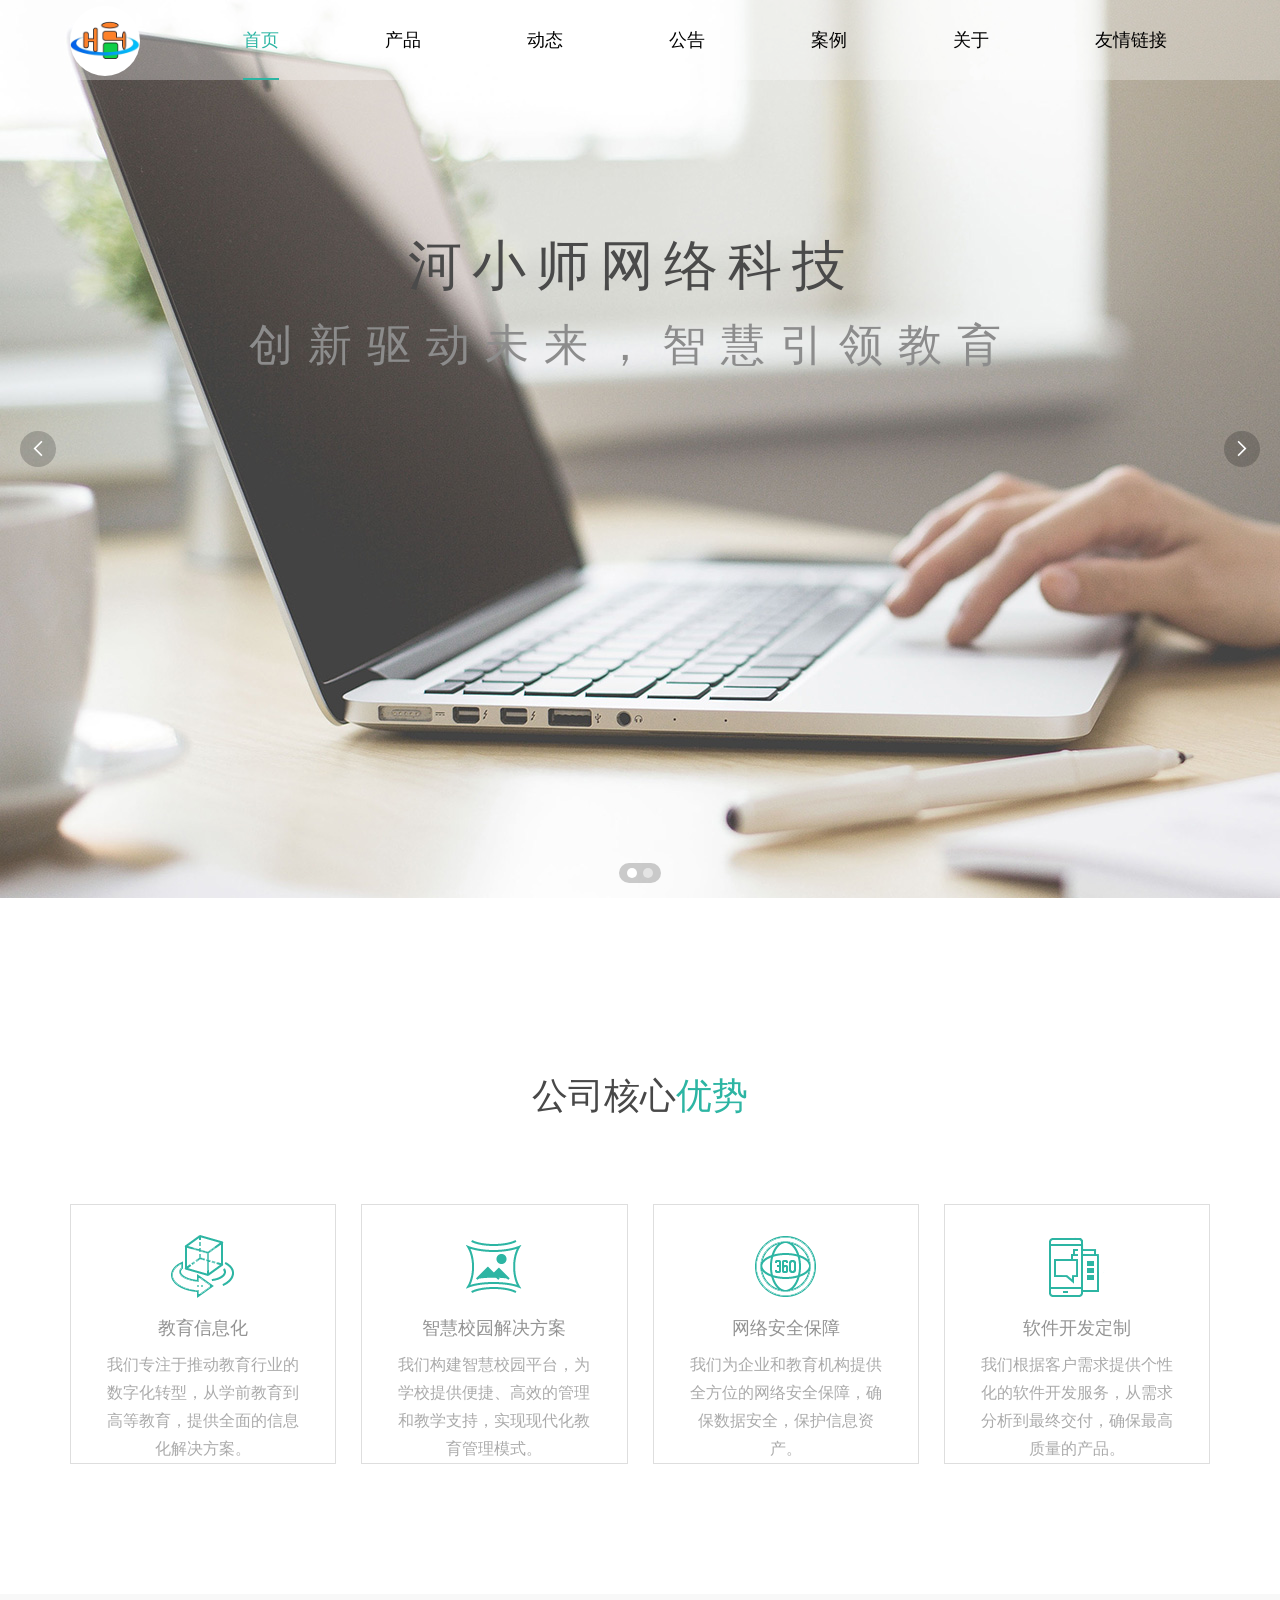
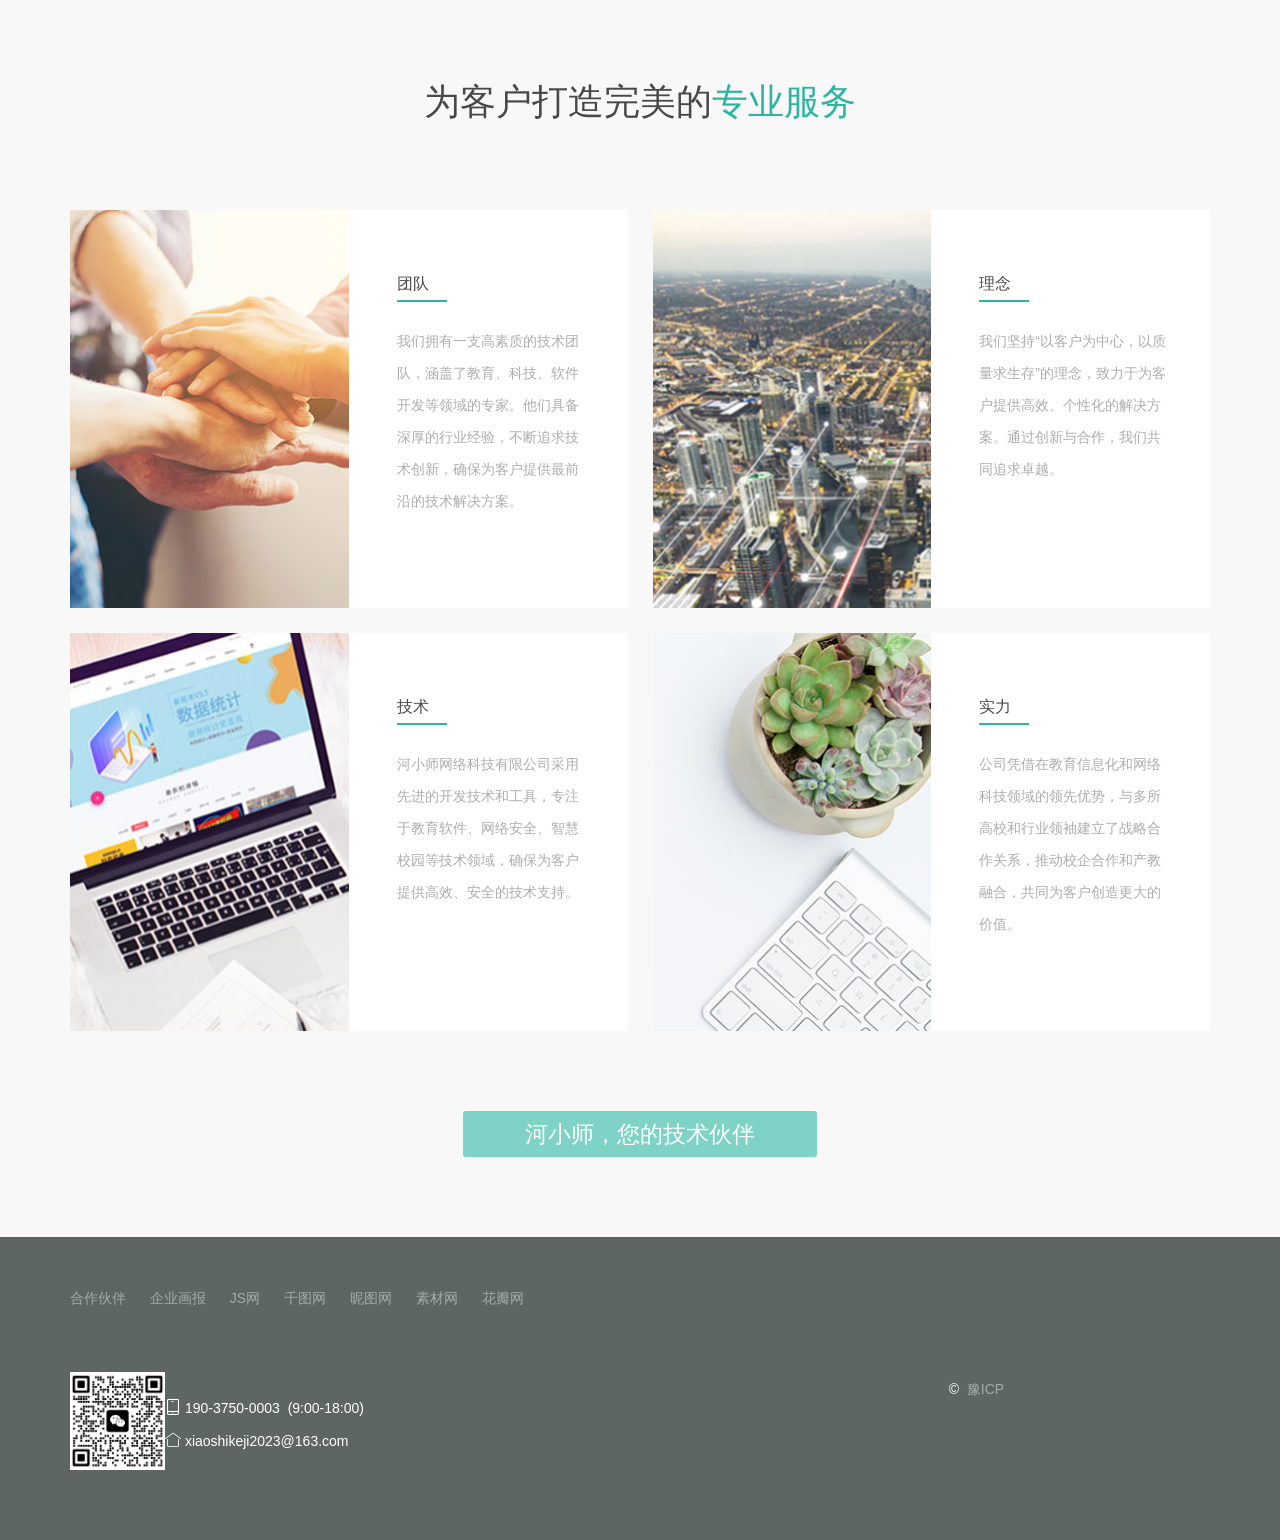
<file: index.html>
<!DOCTYPE html>
<html lang="zh-CN">
<head>
    <meta charset="UTF-8">
    <meta name="viewport" content="width=device-width,user-scalable=no,initial-scale=1.0,maximum-scale=1.0,minimum-scale=1.0">
    <title>河小师_河南省河小师网络科技有限公司_创新科技_智慧校园_教育信息化</title>
    <meta name="keywords" content="河小师, 河南省河小师网络科技有限公司, 教育信息化, 软件开发, 网络安全, 智慧校园, 校企合作, 软件定制">
    <link href="res/static/img/logo.jpg" rel="shortcut icon">
    <link rel="stylesheet" href="res/layui/css/layui.css">
    <link rel="stylesheet" href="res/static/css/index.css">
</head>
<body>
<!-- nav部分 -->
<div class="nav index">
    <div class="layui-container">
        <!-- 公司logo -->
        <div class="nav-logo">
            <a href="index.html">
                <img src="res/static/img/logo.jpg" alt="河小师网络科技有限公司" style="height: 70px; width: 70px; border-radius: 50%">
            </a>
        </div>
        <!-- 菜单按钮 (移动端友好) -->
        <div class="nav-list">
            <button class="menu-toggle">
                <span></span><span></span><span></span>
            </button>
            <!-- 导航菜单 -->
            <ul class="layui-nav" lay-filter="">
                <li class="layui-nav-item layui-this"><a href="index.html">首页</a></li>
                <li class="layui-nav-item"><a href="product.html">产品</a></li>
                <li class="layui-nav-item"><a href="news.html">动态</a></li>
                <li class="layui-nav-item"><a href="announcement.html">公告</a></li>
                <li class="layui-nav-item"><a href="case.html">案例</a></li>
                <li class="layui-nav-item"><a href="about.html">关于</a></li>
                <li class="layui-nav-item"><a href="https://xiekun.top" target="_blank">友情链接</a></li>
            </ul>
        </div>
    </div>
</div>
<!-- banner部分 -->
<div>
    <div class="layui-carousel" id="banner">
        <div carousel-item>
            <!-- 第一个banner -->
            <div class="banner-slide">
                <img src="res/static/img/banner1.jpg" alt="Banner 1">
                <div class="panel">
                    <p class="title">河小师网络科技</p>
                    <p>创新驱动未来，智慧引领教育</p>
                </div>
            </div>
            <!-- 第二个banner -->
            <div class="banner-slide">
                <img src="res/static/img/banner2.jpg" alt="Banner 2">
                <div class="panel">
                    <p class="title">河小师网络科技</p>
                    <p>码出品质，智创未来</p>
                </div>
            </div>
        </div>
    </div>
</div>
<!-- main部分 -->
<div class="main-product">
    <div class="layui-container">
        <p class="title">公司核心<span>优势</span></p>
        <div class="layui-row layui-col-space25">
            <!-- 教育信息化 -->
            <div class="layui-col-sm6 layui-col-md3">
                <div class="content">
                    <div class="icon">
                        <img src="res/static/img/Big_icon1.png" alt="教育信息化">
                    </div>
                    <div class="text">
                        <p class="label">教育信息化</p>
                        <p>我们专注于推动教育行业的数字化转型，从学前教育到高等教育，提供全面的信息化解决方案。</p>
                    </div>
                </div>
            </div>
            <!-- 智慧校园解决方案 -->
            <div class="layui-col-sm6 layui-col-md3">
                <div class="content">
                    <div class="icon">
                        <img src="res/static/img/Big_icon2.png" alt="智慧校园解决方案">
                    </div>
                    <div class="text">
                        <p class="label">智慧校园解决方案</p>
                        <p>我们构建智慧校园平台，为学校提供便捷、高效的管理和教学支持，实现现代化教育管理模式。</p>
                    </div>
                </div>
            </div>
            <!-- 网络安全保障 -->
            <div class="layui-col-sm6 layui-col-md3">
                <div class="content">
                    <div class="icon">
                        <img src="res/static/img/Big_icon3.png" alt="网络安全保障">
                    </div>
                    <div class="text">
                        <p class="label">网络安全保障</p>
                        <p>我们为企业和教育机构提供全方位的网络安全保障，确保数据安全，保护信息资产。</p>
                    </div>
                </div>
            </div>
            <!-- 软件开发定制 -->
            <div class="layui-col-sm6 layui-col-md3">
                <div class="content">
                    <div class="icon">
                        <img src="res/static/img/Big_icon4.png" alt="软件开发定制">
                    </div>
                    <div class="text">
                        <p class="label">软件开发定制</p>
                        <p>我们根据客户需求提供个性化的软件开发服务，从需求分析到最终交付，确保最高质量的产品。</p>
                    </div>
                </div>
            </div>
        </div>
    </div>
</div>
<!-- 服务部分 -->
<div class="main-service">
    <div class="layui-container">
        <p class="title">为客户打造完美的<span>专业服务</span></p>
        <div class="layui-row layui-col-space25 layui-col-space80">
            <!-- 团队 -->
            <div class="layui-col-sm6">
                <div class="content">
                    <div class="content-left"><img src="res/static/img/home_img1.jpg" alt="团队"></div>
                    <div class="content-right">
                        <p class="label">团队</p>
                        <span></span>
                        <p>
                            我们拥有一支高素质的技术团队，涵盖了教育、科技、软件开发等领域的专家。他们具备深厚的行业经验，不断追求技术创新，确保为客户提供最前沿的技术解决方案。
                        </p>
                    </div>
                </div>
            </div>
            <!-- 理念 -->
            <div class="layui-col-sm6">
                <div class="content">
                    <div class="content-left"><img src="res/static/img/home_img2.jpg" alt="理念"></div>
                    <div class="content-right">
                        <p class="label">理念</p>
                        <span></span>
                        <p>
                            我们坚持“以客户为中心，以质量求生存”的理念，致力于为客户提供高效、个性化的解决方案。通过创新与合作，我们共同追求卓越。
                        </p>
                    </div>
                </div>
            </div>
            <!-- 技术 -->
            <div class="layui-col-sm6">
                <div class="content">
                    <div class="content-left"><img src="res/static/img/home_img3.jpg" alt="技术"></div>
                    <div class="content-right">
                        <p class="label">技术</p>
                        <span></span>
                        <p>
                            河小师网络科技有限公司采用先进的开发技术和工具，专注于教育软件、网络安全、智慧校园等技术领域，确保为客户提供高效、安全的技术支持。
                        </p>
                    </div>
                </div>
            </div>
            <!-- 实力 -->
            <div class="layui-col-sm6">
                <div class="content">
                    <div class="content-left"><img src="res/static/img/home_img4.jpg" alt="实力"></div>
                    <div class="content-right">
                        <p class="label">实力</p>
                        <span></span>
                        <p>
                            公司凭借在教育信息化和网络科技领域的领先优势，与多所高校和行业领袖建立了战略合作关系，推动校企合作和产教融合，共同为客户创造更大的价值。
                        </p>
                    </div>
                </div>
            </div>
        </div>
        <div class="service-more"><a href="javascript:;">河小师，您的技术伙伴</a></div>
    </div>
</div>

<!-- footer部分 -->
<div class="footer">
    <div class="layui-container">
        <p class="footer-web">
            <a href="javascript:;">合作伙伴</a>
            <a href="javascript:;">企业画报</a>
            <a href="javascript:;">JS网</a>
            <a href="javascript:;">千图网</a>
            <a href="javascript:;">昵图网</a>
            <a href="javascript:;">素材网</a>
            <a href="javascript:;">花瓣网</a>
        </p>
        <div class="layui-row footer-contact">
            <div class="layui-col-sm2 layui-col-lg1"><img style="width: 200px; max-width: 100%;" src="res/static/img/wechat_qr.jpg"></div>
            <div class="layui-col-sm10 layui-col-lg11">
                <div class="layui-row">
                    <div class="layui-col-sm6 layui-col-md8 layui-col-lg9">
                        <p class="contact-top"><i class="layui-icon layui-icon-cellphone"></i>&nbsp;190-3750-0003&nbsp;&nbsp;(9:00-18:00)
                        </p>
                        <p class="contact-bottom"><i class="layui-icon layui-icon-home"></i>&nbsp;xiaoshikeji2023@163.com</p>
                    </div>
                    <div class="layui-col-sm6 layui-col-md4 layui-col-lg3">
                        <p class="contact-bottom"><span class="right">©&nbsp; <a href="http://www.beian.miit.gov.cn/" target="_blank">豫ICP</a></span></p>
                    </div>
                </div>
            </div>
        </div>
    </div>
</div>

<!-- 百度站长链接推送 -->
<script>
    (function () {
        var bp = document.createElement('script');
        var curProtocol = window.location.protocol.split(':')[0];
        if (curProtocol === 'https') {
            bp.src = 'https://zz.bdstatic.com/linksubmit/push.js';
        } else {
            bp.src = 'http://push.zhanzhang.baidu.com/push.js';
        }
        var s = document.getElementsByTagName("script")[0];
        s.parentNode.insertBefore(bp, s);
    })();
</script>

<!-- layui框架 -->
<script src="res/layui/layui.js"></script>

<!-- 低版本IE浏览器兼容性处理 -->
<!--[if lt IE 9]>
<script src="https://cdn.staticfile.org/html5shiv/r29/html5.min.js"></script>
<script src="https://cdn.staticfile.org/respond.js/1.4.2/respond.min.js"></script>
<![endif]-->

<!-- 自定义layui配置 -->
<script>
    layui.config({
        base: 'res/static/js/'  // 自定义模块目录
    }).use('firm');  // 加载 firm 模块
</script>

</body>
</html>
</file>
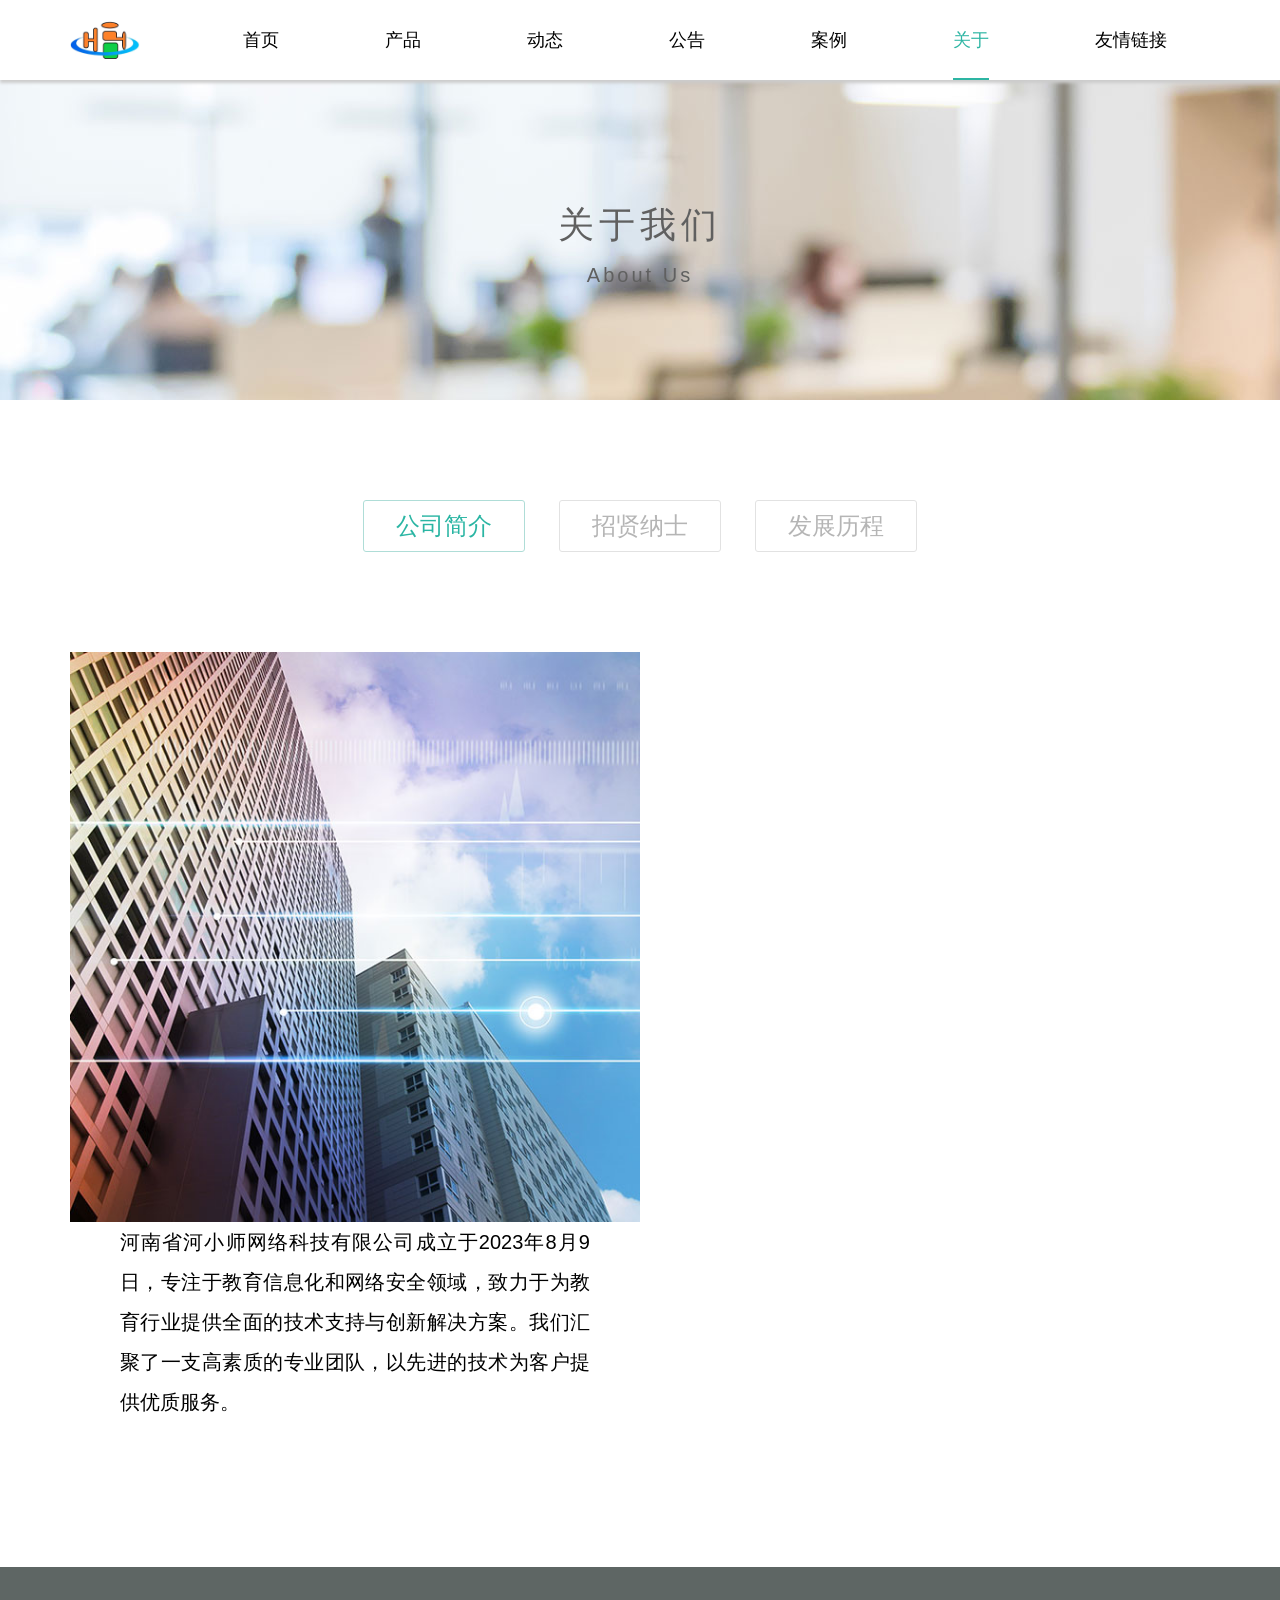
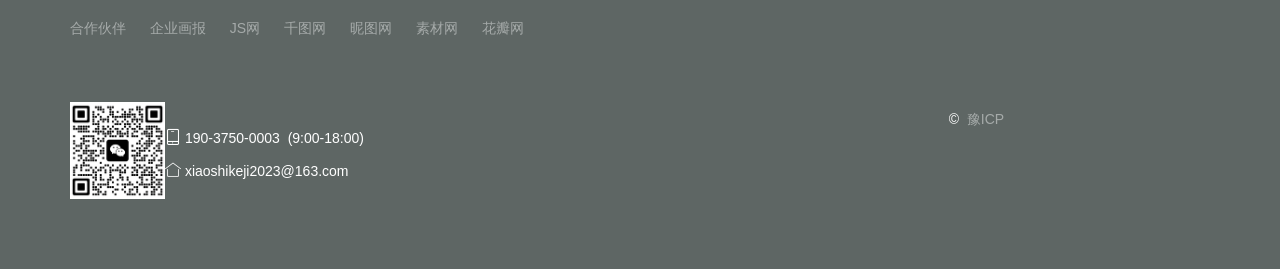
<file: about.html>
<!DOCTYPE html>
<html lang="zh">
<head>
    <meta charset="UTF-8">
    <meta name="viewport"
          content="width=device-width, user-scalable=no, initial-scale=1.0, maximum-scale=1.0, minimum-scale=1.0">
    <title>河南省河小师网络科技有限公司_关于</title>
    <meta name="keywords" content="河小师，网络科技，教育软件开发，网络安全，智慧校园，软件定制开发">
    <link href="res/static/img/logo.jpg" rel="shortcut icon">
    <link rel="stylesheet" href="res/layui/css/layui.css">
    <link rel="stylesheet" href="res/static/css/index.css">
</head>

<body>
<!-- nav部分 -->
<div class="nav">
    <div class="layui-container">
        <!-- 公司logo -->
        <div class="nav-logo">
            <a href="index.html">
                <img src="res/static/img/logo.jpg" alt="河南省河小师网络科技有限公司" style="height: 70px; width: 70px; border-radius: 50%">
            </a>
        </div>
        <div class="nav-list">
            <button>
                <span></span><span></span><span></span>
            </button>
            <ul class="layui-nav" lay-filter="">
                <li class="layui-nav-item"><a href="index.html">首页</a></li>
                <li class="layui-nav-item"><a href="product.html">产品</a></li>
                <li class="layui-nav-item"><a href="news.html">动态</a></li>
                <li class="layui-nav-item"><a href="announcement.html">公告</a></li>
                <li class="layui-nav-item"><a href="case.html">案例</a></li>
                <li class="layui-nav-item layui-this"><a href="about.html">关于</a></li>
                <li class="layui-nav-item"><a href="https://xiekun.top/">友情链接</a></li>
            </ul>
        </div>
    </div>
</div>
<!-- banner部分 -->
<div class="banner about">
    <div class="title">
        <p>关于我们</p>
        <p class="en">About Us</p>
    </div>
</div>
<!-- main部分 -->
<div class="main-about">
    <div class="layui-container">
        <div class="layui-row">
            <ul class="aboutab">
                <li class="layui-this">公司简介</li>
                <li>招贤纳士</li>
                <li>发展历程</li>
            </ul>
            <div class="tabIntro">
                <div class="content">
                    <div class="layui-inline img"><img src="res/static/img/us_img1.jpg" alt="公司图片"></div>
                    <div class="layui-inline panel">
                        <p>河南省河小师网络科技有限公司成立于2023年8月9日，专注于教育信息化和网络安全领域，致力于为教育行业提供全面的技术支持与创新解决方案。我们汇聚了一支高素质的专业团队，以先进的技术为客户提供优质服务。</p>
                    </div>
                </div>
            </div>
            <div class="tabJob">
                <div class="content">
                    <p class="title">前端开发工程师</p>
                    <p>> 职位描述</p>
                    <ol>
                        <li>负责前端开发及维护工作；</li>
                        <li>熟悉Web标准，掌握多种前端技术；</li>
                        <li>熟练使用Vue.js、React等主流框架；</li>
                        <li>参与公司前端项目的设计与研发；</li>
                        <li>了解不同浏览器及移动设备间的兼容性问题。</li>
                    </ol>
                </div>
                <div class="content">
                    <p class="title">后端开发工程师</p>
                    <p>> 职位描述</p>
                    <ol>
                        <li>负责后端开发及维护工作；</li>
                        <li>熟悉Java编程，掌握Spring等主流框架；</li>
                        <li>熟悉Docker及分布式开发；</li>
                        <li>能够解决高并发及基本运维问题。</li>
                    </ol>
                </div>
            </div>
            <div class="tabCour">
                <p class="title">我们的发展历程</p>
                <ul class="timeline">
                    <li class="odd">
                        <div class="cour-img"><img src="res/static/img/us_img4.png" alt="2016年"></div>
                        <div class="cour-panel layui-col-sm4 layui-col-lg5">
                            <p class="label">2023 年 8 月</p>
                            <p>河南省河小师网络科技有限公司成立，致力于教育信息化和网络安全的研究与开发。</p>
                        </div>
                    </li>
                    <li>
                        <div class="cour-img"><img src="res/static/img/us_img5.png" alt="2024年"></div>
                        <div class="cour-panel layui-col-sm4 layui-col-sm-offset8 layui-col-lg5 layui-col-lg-offset7">
                            <p class="label">2024 年 1 月</p>
                            <p>与多所高校建立深度合作，推动校企合作、产教融合。</p>
                        </div>
                    </li>
                    <li class="odd">
                        <div class="cour-img"><img src="res/static/img/us_img6.png" alt="2024年"></div>
                        <div class="cour-panel layui-col-sm4 layui-col-lg5">
                            <p class="label">2024 年 6 月</p>
                            <p>推出多款教育软件，获得行业内客户的广泛好评。</p>
                        </div>
                    </li>
                    <li>
                        <div class="cour-img"><img src="res/static/img/us_img7.png" alt="未来展望"></div>
                        <div class="cour-panel layui-col-sm4 layui-col-sm-offset8 layui-col-lg5 layui-col-lg-offset7">
                            <p class="label">未来</p>
                            <p>河小师将继续秉承创新、卓越、合作的精神，为客户创造更大的价值。</p>
                        </div>
                    </li>
                </ul>
            </div>
        </div>
    </div>
</div>

<!-- footer部分 -->
<div class="footer">
    <div class="layui-container">
        <p class="footer-web">
            <a href="javascript:;">合作伙伴</a>
            <a href="javascript:;">企业画报</a>
            <a href="javascript:;">JS网</a>
            <a href="javascript:;">千图网</a>
            <a href="javascript:;">昵图网</a>
            <a href="javascript:;">素材网</a>
            <a href="javascript:;">花瓣网</a>
        </p>
        <div class="layui-row footer-contact">
            <div class="layui-col-sm2 layui-col-lg1"><img style="width: 200px; max-width: 100%;" src="res/static/img/wechat_qr.jpg"></div>
            <div class="layui-col-sm10 layui-col-lg11">
                <div class="layui-row">
                    <div class="layui-col-sm6 layui-col-md8 layui-col-lg9">
                        <p class="contact-top"><i class="layui-icon layui-icon-cellphone"></i>&nbsp;190-3750-0003&nbsp;&nbsp;(9:00-18:00)
                        </p>
                        <p class="contact-bottom"><i class="layui-icon layui-icon-home"></i>&nbsp;xiaoshikeji2023@163.com</p>
                    </div>
                    <div class="layui-col-sm6 layui-col-md4 layui-col-lg3">
                        <p class="contact-bottom"><span class="right">©&nbsp; <a href="http://www.beian.miit.gov.cn/" target="_blank">豫ICP</a></span></p>
                    </div>
                </div>
            </div>
        </div>
    </div>
</div>

<!-- 百度站长链接推送 -->
<script>
    (function () {
        var bp = document.createElement('script');
        var curProtocol = window.location.protocol.split(':')[0];
        if (curProtocol === 'https') {
            bp.src = 'https://zz.bdstatic.com/linksubmit/push.js';
        } else {
            bp.src = 'http://push.zhanzhang.baidu.com/push.js';
        }
        var s = document.getElementsByTagName("script")[0];
        s.parentNode.insertBefore(bp, s);
    })();
</script>

<!-- layui框架 -->
<script src="res/layui/layui.js"></script>

<!-- 低版本IE浏览器兼容性处理 -->
<!--[if lt IE 9]>
<script src="https://cdn.staticfile.org/html5shiv/r29/html5.min.js"></script>
<script src="https://cdn.staticfile.org/respond.js/1.4.2/respond.min.js"></script>
<![endif]-->

<!-- 自定义layui配置 -->
<script>
    layui.config({
        base: 'res/static/js/'  // 自定义模块目录
    }).use('firm');  // 加载 firm 模块
</script>

</body>
</html>
</file>
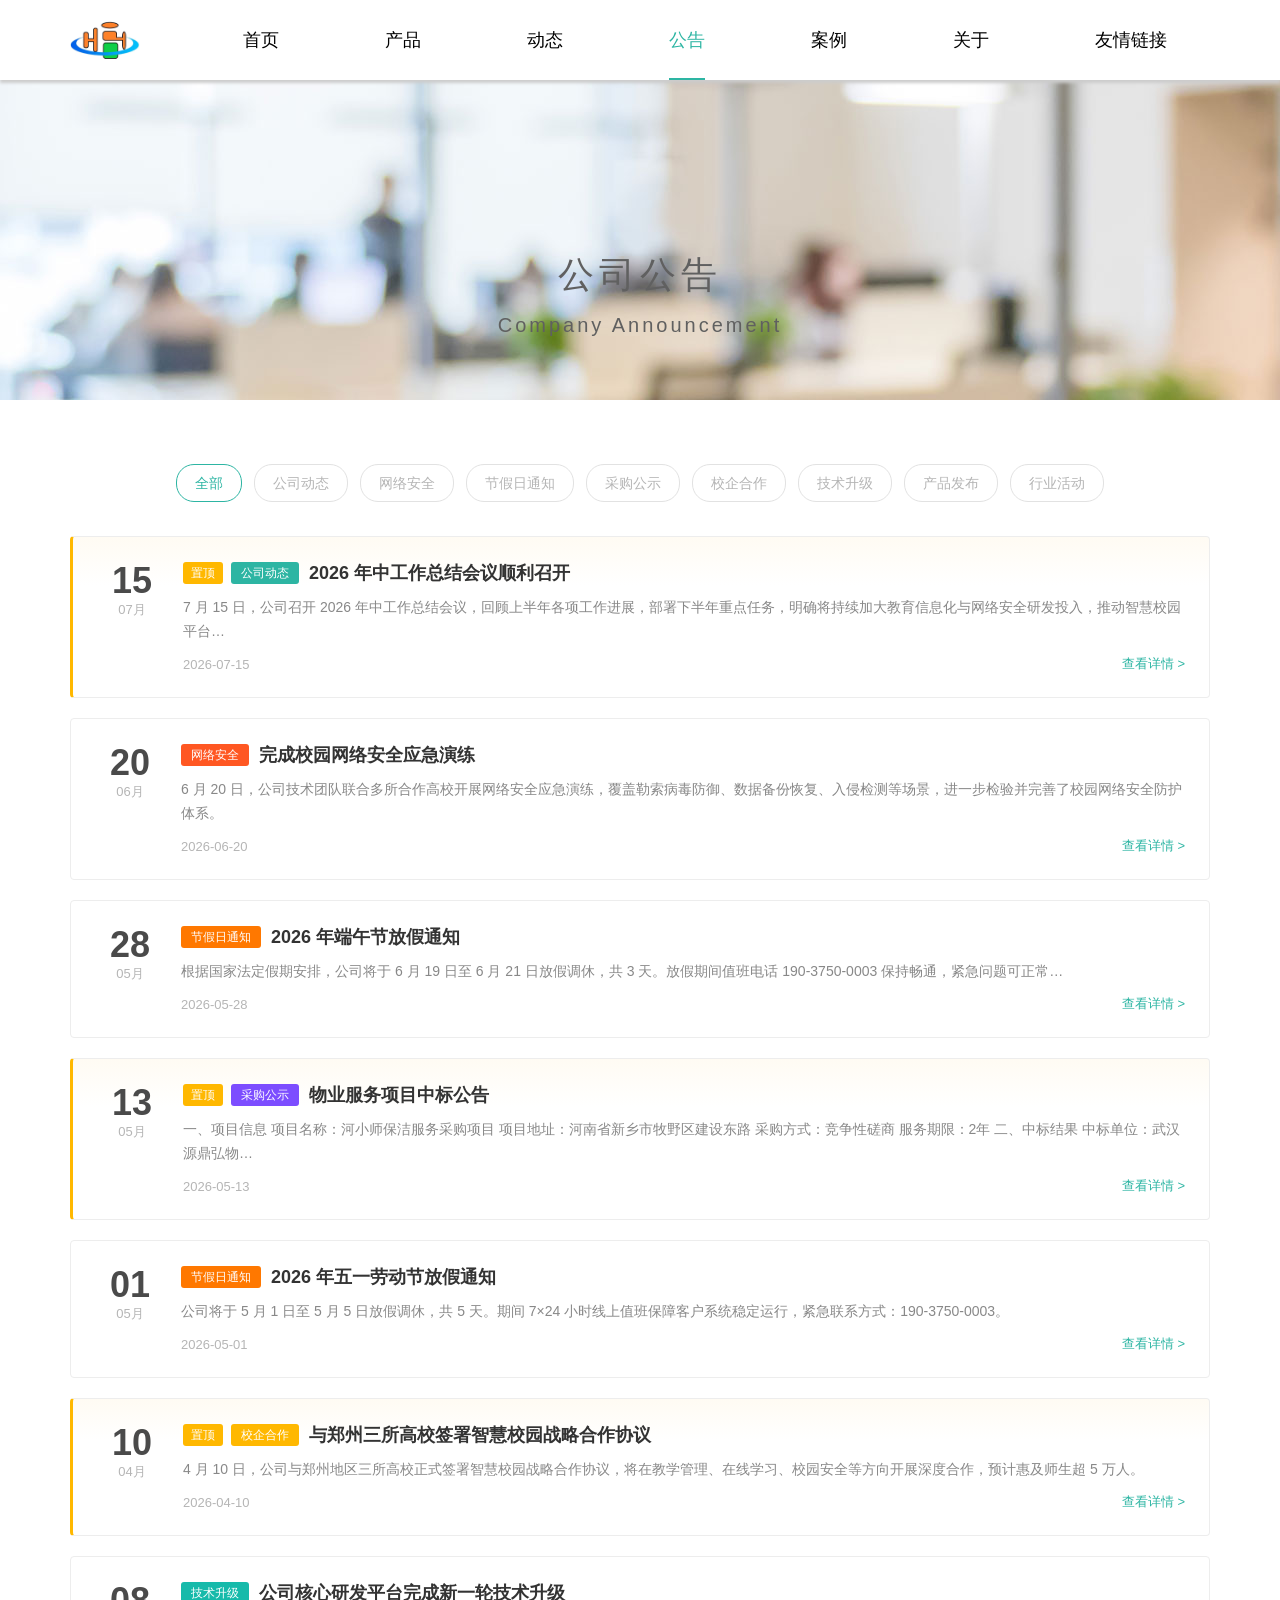
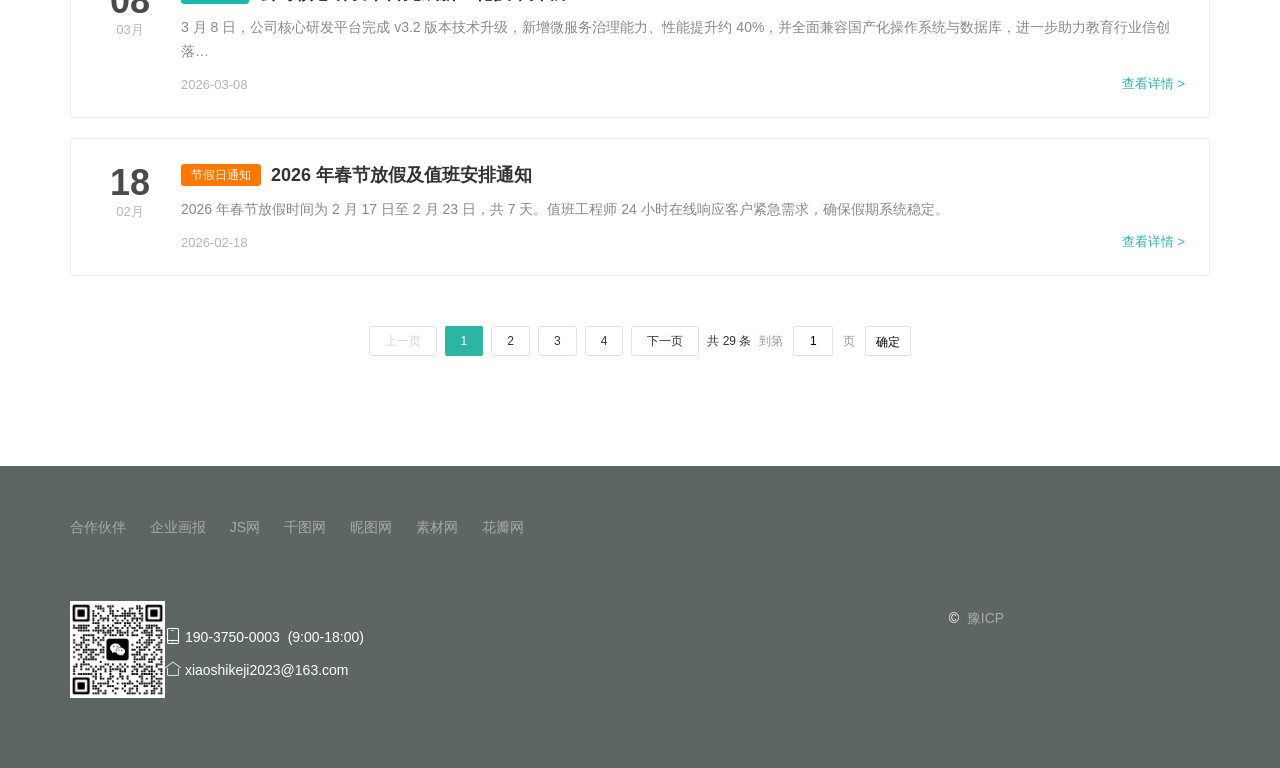
<file: announcement.html>
<!DOCTYPE html>
<html lang="zh-CN">
<head>
    <meta charset="UTF-8">
    <meta name="viewport"
          content="width=device-width, user-scalable=no, initial-scale=1.0, maximum-scale=1.0, minimum-scale=1.0">
    <title>河小师_公告_河南省河小师网络科技有限公司</title>
    <meta name="keywords" content="河小师, 河南省河小师网络科技有限公司, 公司公告, 通知, 节假日, 产品发布, 校企合作">
    <link href="res/static/img/logo.jpg" rel="shortcut icon">
    <link rel="stylesheet" href="res/layui/css/layui.css">
    <link rel="stylesheet" href="res/static/css/index.css">
</head>
<body>
<!-- nav部分 -->
<div class="nav">
    <div class="layui-container">
        <!-- 公司logo -->
        <div class="nav-logo">
            <a href="index.html">
                <img src="res/static/img/logo.jpg" alt="河小师网络科技有限公司" style="height: 70px; width: 70px; border-radius: 50%">
            </a>
        </div>
        <!-- 菜单按钮 (移动端友好) -->
        <div class="nav-list">
            <button class="menu-toggle">
                <span></span><span></span><span></span>
            </button>
            <!-- 导航菜单 -->
            <ul class="layui-nav" lay-filter="">
                <li class="layui-nav-item"><a href="index.html">首页</a></li>
                <li class="layui-nav-item"><a href="product.html">产品</a></li>
                <li class="layui-nav-item"><a href="news.html">动态</a></li>
                <li class="layui-nav-item layui-this"><a href="announcement.html">公告</a></li>
                <li class="layui-nav-item"><a href="case.html">案例</a></li>
                <li class="layui-nav-item"><a href="about.html">关于</a></li>
                <li class="layui-nav-item"><a href="https://xiekun.top" target="_blank">友情链接</a></li>
            </ul>
        </div>
    </div>
</div>
<!-- banner部分 -->
<div class="banner announcement">
    <div class="title">
        <p>公司公告</p>
        <p class="en">Company Announcement</p>
    </div>
</div>
<!-- main部分 -->
<div class="main-announcement">
    <div class="layui-container">
        <!-- 分类筛选条 -->
        <ul id="annCats" class="ann-cats"></ul>
        <!-- 公告列表 -->
        <div id="annList" class="ann-list"></div>
        <!-- 分页 -->
        <div id="annPage" class="ann-page"></div>
    </div>
</div>

<!-- footer部分 -->
<div class="footer">
    <div class="layui-container">
        <p class="footer-web">
            <a href="javascript:;">合作伙伴</a>
            <a href="javascript:;">企业画报</a>
            <a href="javascript:;">JS网</a>
            <a href="javascript:;">千图网</a>
            <a href="javascript:;">昵图网</a>
            <a href="javascript:;">素材网</a>
            <a href="javascript:;">花瓣网</a>
        </p>
        <div class="layui-row footer-contact">
            <div class="layui-col-sm2 layui-col-lg1"><img style="width: 200px; max-width: 100%;" src="res/static/img/wechat_qr.jpg"></div>
            <div class="layui-col-sm10 layui-col-lg11">
                <div class="layui-row">
                    <div class="layui-col-sm6 layui-col-md8 layui-col-lg9">
                        <p class="contact-top"><i class="layui-icon layui-icon-cellphone"></i>&nbsp;190-3750-0003&nbsp;&nbsp;(9:00-18:00)
                        </p>
                        <p class="contact-bottom"><i class="layui-icon layui-icon-home"></i>&nbsp;xiaoshikeji2023@163.com</p>
                    </div>
                    <div class="layui-col-sm6 layui-col-md4 layui-col-lg3">
                        <p class="contact-bottom"><span class="right">©&nbsp; <a href="http://www.beian.miit.gov.cn/" target="_blank">豫ICP</a></span></p>
                    </div>
                </div>
            </div>
        </div>
    </div>
</div>

<!-- 百度站长链接推送 -->
<script>
    (function () {
        var bp = document.createElement('script');
        var curProtocol = window.location.protocol.split(':')[0];
        if (curProtocol === 'https') {
            bp.src = 'https://zz.bdstatic.com/linksubmit/push.js';
        } else {
            bp.src = 'http://push.zhanzhang.baidu.com/push.js';
        }
        var s = document.getElementsByTagName("script")[0];
        s.parentNode.insertBefore(bp, s);
    })();
</script>

<!-- layui框架 -->
<script src="res/layui/layui.js"></script>

<!-- 公告数据 -->
<script src="res/static/js/announcementData.js"></script>

<!-- 低版本IE浏览器兼容性处理 -->
<!--[if lt IE 9]>
<script src="https://cdn.staticfile.org/html5shiv/r29/html5.min.js"></script>
<script src="https://cdn.staticfile.org/respond.js/1.4.2/respond.min.js"></script>
<![endif]-->

<!-- 自定义layui配置：加载公告模块 -->
<script>
    layui.config({
        base: 'res/static/js/'
    }).use(['announcement'], function () {
        layui.announcement.init();
    });
</script>

</body>
</html>
</file>
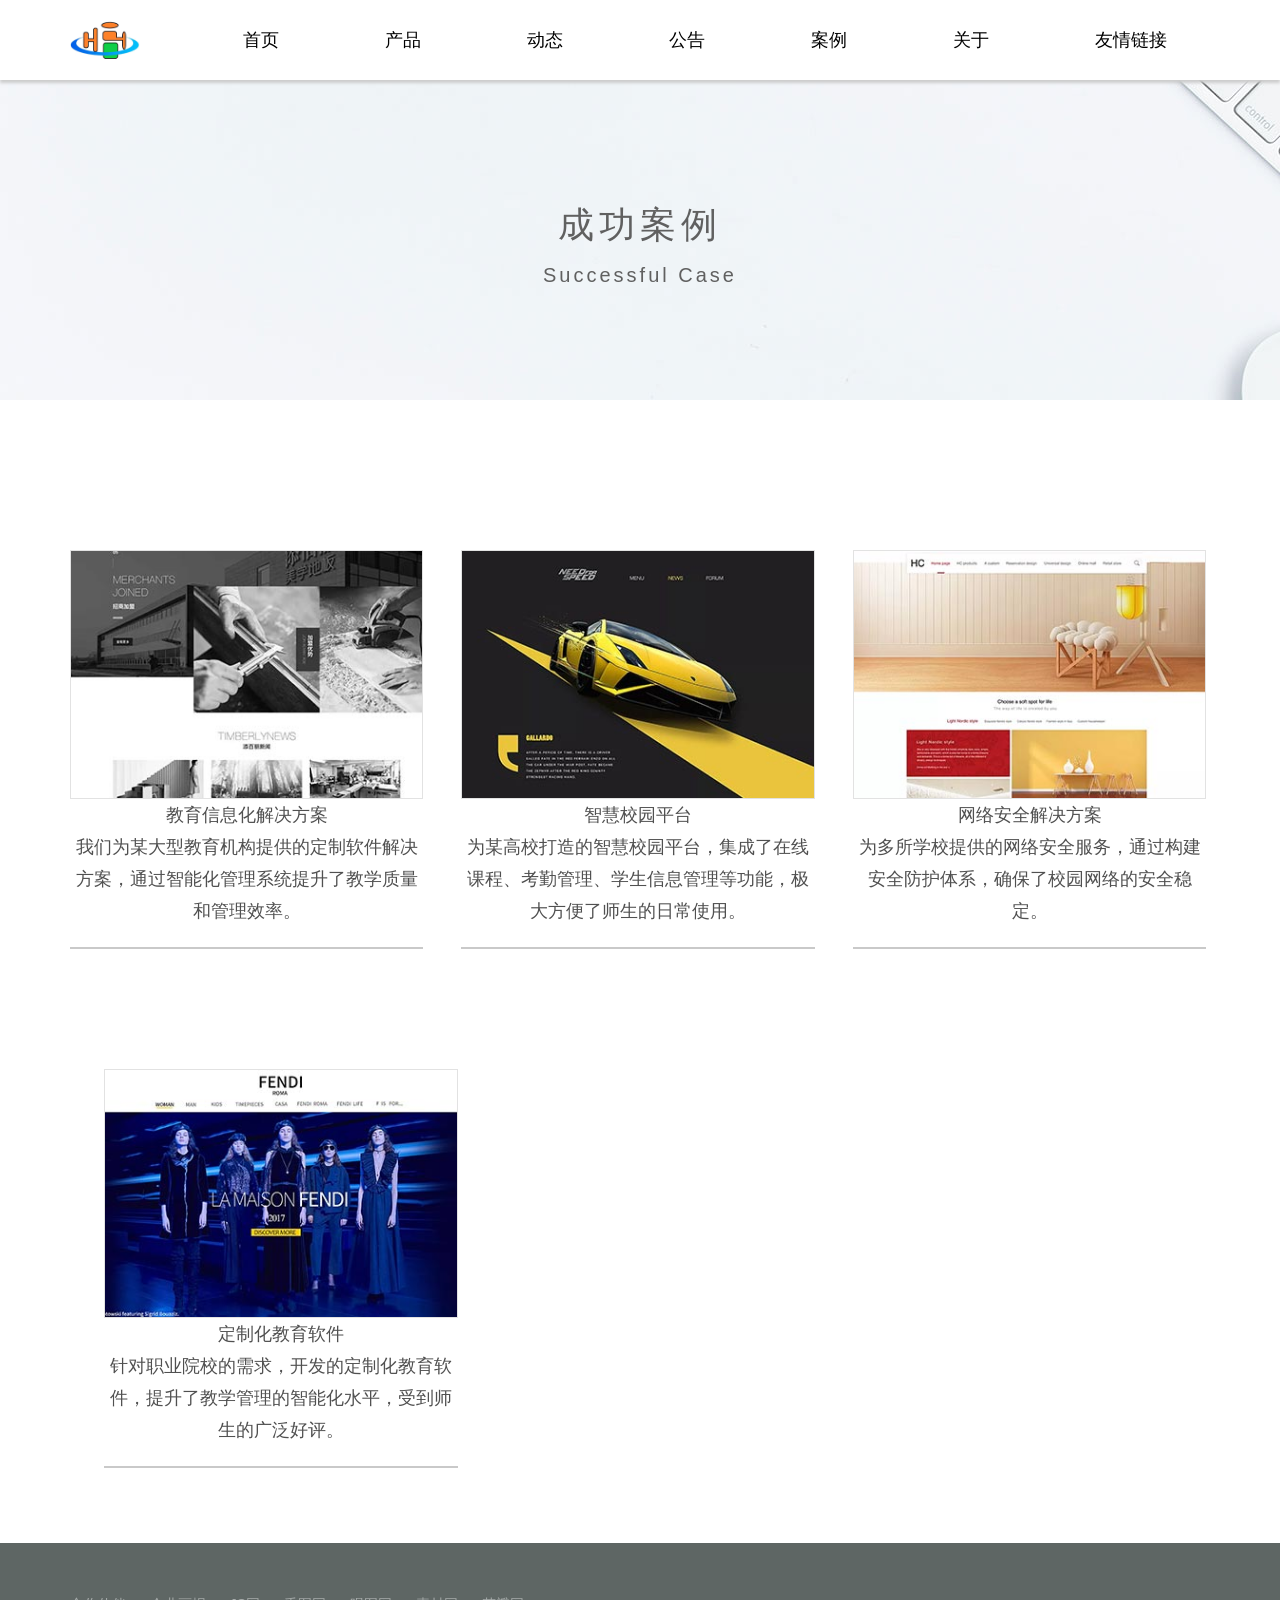
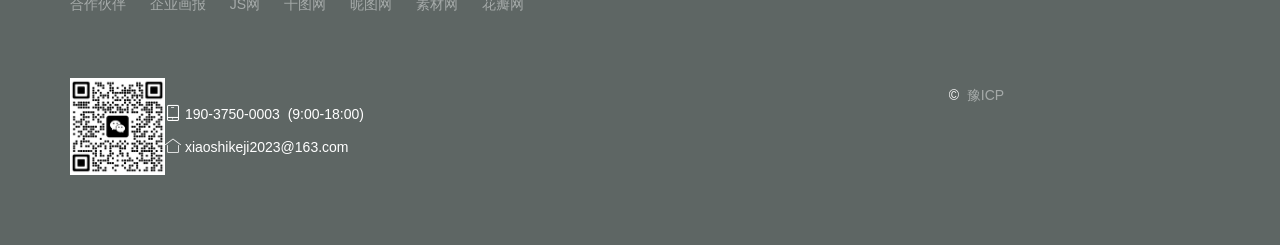
<file: case.html>
<!DOCTYPE html>
<html lang="zh">
<head>
    <meta charset="UTF-8">
    <meta name="viewport"
          content="width=device-width, user-scalable=no, initial-scale=1.0, maximum-scale=1.0, minimum-scale=1.0">
    <title>河南省河小师网络科技有限公司_案例</title>
    <meta name="keywords" content="河小师，网络科技，教育软件开发，网络安全，智慧校园，软件定制开发">
    <link href="res/static/img/logo.jpg" rel="shortcut icon">
    <link rel="stylesheet" href="res/layui/css/layui.css">
    <link rel="stylesheet" href="res/static/css/index.css">
</head>
<body>
<!-- nav部分 -->
<!-- nav部分 -->
<div class="nav">
    <div class="layui-container">
        <!-- 公司logo -->
        <div class="nav-logo">
            <a href="index.html">
                <img src="res/static/img/logo.jpg" alt="河小师网络科技有限公司" style="height: 70px; width: 70px; border-radius: 50%">
            </a>
        </div>
        <div class="nav-list">
            <button>
                <span></span><span></span><span></span>
            </button>
            <ul class="layui-nav" lay-filter="">
                <li class="layui-nav-item"><a href="index.html">首页</a></li>
                <li class="layui-nav-item"><a href="product.html">产品</a></li>
                <li class="layui-nav-item"><a href="news.html">动态</a></li>
                <li class="layui-nav-item"><a href="announcement.html">公告</a></li>
                <li class="layui-nav-item"><a href="case.html">案例</a></li>
                <li class="layui-nav-item"><a href="about.html">关于</a></li>
                <li class="layui-nav-item"><a href="https://xiekun.top/">友情链接</a></li>
            </ul>
        </div>
    </div>
</div>
<!-- banner部分 -->
<div class="banner case">
    <div class="title">
        <p>成功案例</p>
        <p class="en">Successful Case</p>
    </div>
</div>
<!-- main部分 -->
<div class="main-case">
    <div class="layui-container">
        <div class="layui-row">
            <div class="layui-inline content">
                <div class="layui-inline case-img"><img src="res/static/img/case1.jpg" alt="名牌工业店"></div>
                <p class="label">教育信息化解决方案</p>
                <p>我们为某大型教育机构提供的定制软件解决方案，通过智能化管理系统提升了教学质量和管理效率。</p>
            </div>
            <div class="layui-inline content even center">
                <div class="layui-inline case-img"><img src="res/static/img/case2.jpg" alt="豪车旗舰店"></div>
                <p class="label">智慧校园平台</p>
                <p>为某高校打造的智慧校园平台，集成了在线课程、考勤管理、学生信息管理等功能，极大方便了师生的日常使用。</p>
            </div>
            <div class="layui-inline content">
                <div class="layui-inline case-img"><img src="res/static/img/case3.jpg" alt="时尚家居店"></div>
                <p class="label">网络安全解决方案</p>
                <p>为多所学校提供的网络安全服务，通过构建安全防护体系，确保了校园网络的安全稳定。</p>
            </div>
            <div class="layui-inline content center">
                <div class="layui-inline case-img"><img src="res/static/img/case5.jpg" alt="名牌工厂店"></div>
                <p class="label">定制化教育软件</p>
                <p>针对职业院校的需求，开发的定制化教育软件，提升了教学管理的智能化水平，受到师生的广泛好评。</p>
            </div>
        </div>
        <!--      <div id="casePage"></div> -->
    </div>
</div>

<!-- footer部分 -->
<div class="footer">
    <div class="layui-container">
        <p class="footer-web">
            <a href="javascript:;">合作伙伴</a>
            <a href="javascript:;">企业画报</a>
            <a href="javascript:;">JS网</a>
            <a href="javascript:;">千图网</a>
            <a href="javascript:;">昵图网</a>
            <a href="javascript:;">素材网</a>
            <a href="javascript:;">花瓣网</a>
        </p>
        <div class="layui-row footer-contact">
            <div class="layui-col-sm2 layui-col-lg1"><img style="width: 200px; max-width: 100%;" src="res/static/img/wechat_qr.jpg"></div>
            <div class="layui-col-sm10 layui-col-lg11">
                <div class="layui-row">
                    <div class="layui-col-sm6 layui-col-md8 layui-col-lg9">
                        <p class="contact-top"><i class="layui-icon layui-icon-cellphone"></i>&nbsp;190-3750-0003&nbsp;&nbsp;(9:00-18:00)
                        </p>
                        <p class="contact-bottom"><i class="layui-icon layui-icon-home"></i>&nbsp;xiaoshikeji2023@163.com</p>
                    </div>
                    <div class="layui-col-sm6 layui-col-md4 layui-col-lg3">
                        <p class="contact-bottom"><span class="right">©&nbsp; <a href="http://www.beian.miit.gov.cn/" target="_blank">豫ICP</a></span></p>
                    </div>
                </div>
            </div>
        </div>
    </div>
</div>

<!-- 百度站长链接推送 -->
<script>
    (function () {
        var bp = document.createElement('script');
        var curProtocol = window.location.protocol.split(':')[0];
        if (curProtocol === 'https') {
            bp.src = 'https://zz.bdstatic.com/linksubmit/push.js';
        } else {
            bp.src = 'http://push.zhanzhang.baidu.com/push.js';
        }
        var s = document.getElementsByTagName("script")[0];
        s.parentNode.insertBefore(bp, s);
    })();
</script>

<!-- layui框架 -->
<script src="res/layui/layui.js"></script>

<!-- 低版本IE浏览器兼容性处理 -->
<!--[if lt IE 9]>
<script src="https://cdn.staticfile.org/html5shiv/r29/html5.min.js"></script>
<script src="https://cdn.staticfile.org/respond.js/1.4.2/respond.min.js"></script>
<![endif]-->

<!-- 自定义layui配置 -->
<script>
    layui.config({
        base: 'res/static/js/'  // 自定义模块目录
    }).use('firm');  // 加载 firm 模块
</script>

</body>
</html>
</file>
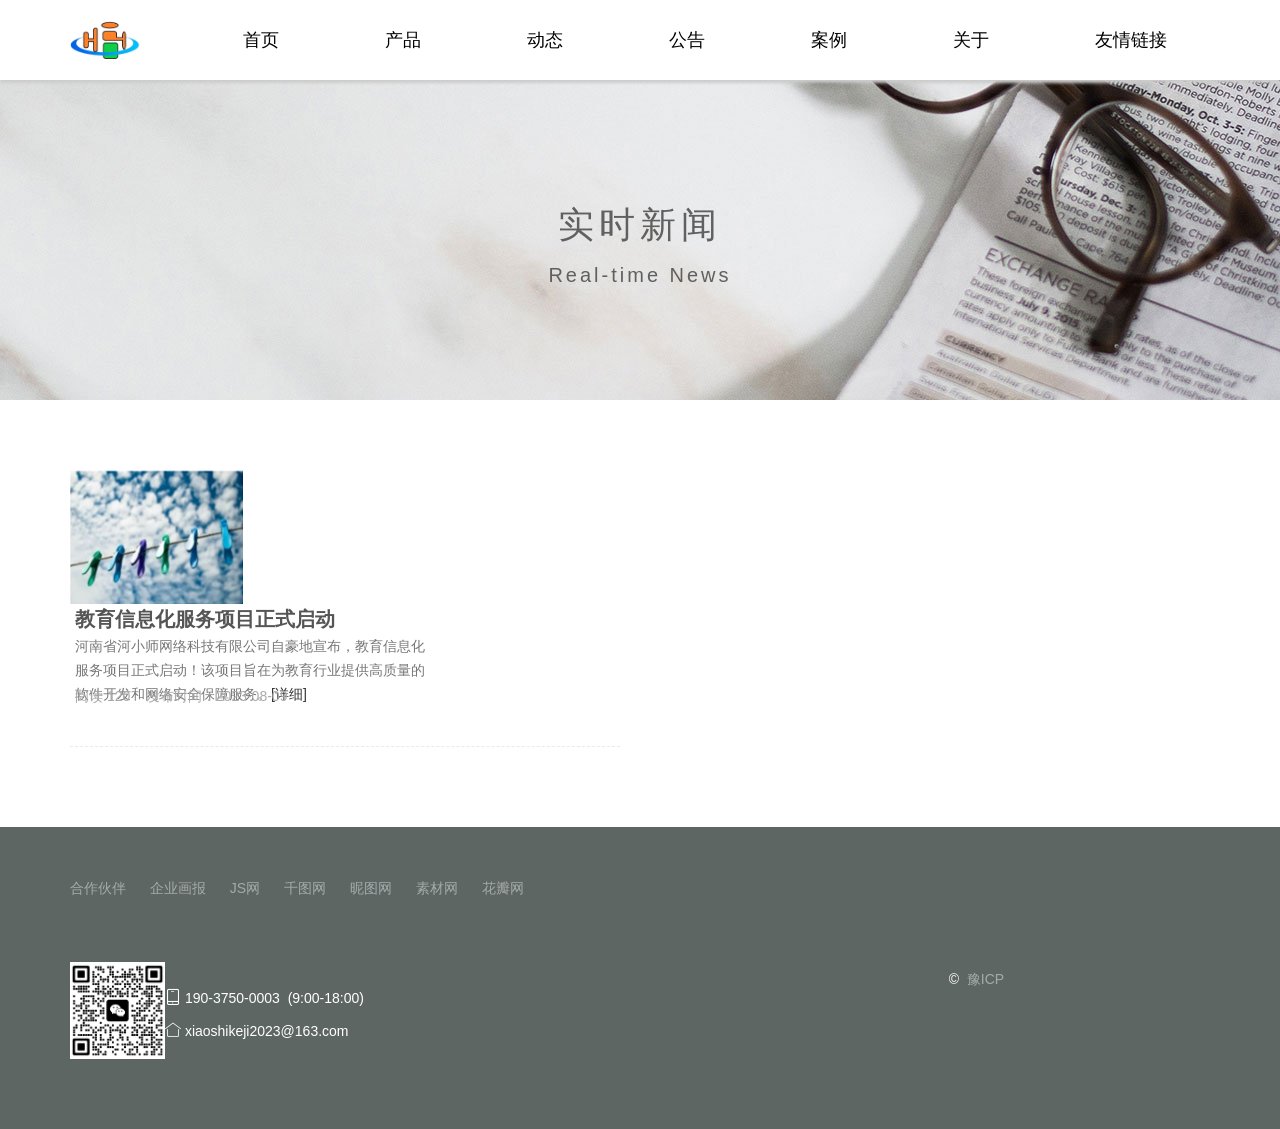
<file: news.html>
<!DOCTYPE html>
<html lang="zh">
<head>
    <meta charset="UTF-8">
    <meta name="viewport"
          content="width=device-width, user-scalable=no, initial-scale=1.0, maximum-scale=1.0, minimum-scale=1.0">
    <title>河南省河小师网络科技有限公司_动态</title>
    <meta name="keywords" content="河小师，网络科技，教育软件开发，网络安全，智慧校园，软件定制开发">
    <link href="res/static/img/logo.jpg" rel="shortcut icon">
    <link rel="stylesheet" href="res/layui/css/layui.css">
    <link rel="stylesheet" href="res/static/css/index.css">
</head>
<body>
<!-- nav部分 -->
<div class="nav">
    <div class="layui-container">
        <!-- 公司logo -->
        <div class="nav-logo">
            <a href="index.html">
                <img src="res/static/img/logo.jpg" alt="河小师网络科技有限公司" style="height: 70px; width: 70px; border-radius: 50%">
            </a>
        </div>
        <div class="nav-list">
            <button>
                <span></span><span></span><span></span>
            </button>
            <ul class="layui-nav" lay-filter="">
                <li class="layui-nav-item"><a href="index.html">首页</a></li>
                <li class="layui-nav-item"><a href="product.html">产品</a></li>
                <li class="layui-nav-item"><a href="news.html">动态</a></li>
                <li class="layui-nav-item"><a href="announcement.html">公告</a></li>
                <li class="layui-nav-item"><a href="case.html">案例</a></li>
                <li class="layui-nav-item"><a href="about.html">关于</a></li>
                <li class="layui-nav-item"><a href="https://xiekun.top/">友情链接</a></li>
            </ul>
        </div>
    </div>
</div>
<!-- banner部分 -->
<div class="banner news">
    <div class="title">
        <p>实时新闻</p>
        <p class="en">Real-time News</p>
    </div>
</div>
<!-- main -->
<div class="main-news">
    <div class="layui-container">
        <div class="layui-row layui-col-space20">
            <div class="layui-col-lg6 content">
                <div>
                    <div class="news-img"><a href="newsDetail.html"><img src="res/static/img/news_img1.jpg" alt="教育信息化服务项目"></a></div>
                    <div class="news-panel">
                        <strong><a href="newsDetail.html">教育信息化服务项目正式启动</a></strong>
                        <p class="detail">
                            <span>河南省河小师网络科技有限公司自豪地宣布，教育信息化服务项目正式启动！该项目旨在为教育行业提供高质量的软件开发和网络安全保障服务。</span><a
                                href="newsDetail.html">[详细]</a></p>
                        <p class="read-push">阅读 <span>120</span>&nbsp;&nbsp;&nbsp;&nbsp;发布时间：<span>2023-08-09</span></p>
                    </div>
                </div>
            </div>
        </div>
        <!--      <div id="newsPage"></div>-->
    </div>
</div>

<!-- footer部分 -->
<div class="footer">
    <div class="layui-container">
        <p class="footer-web">
            <a href="javascript:;">合作伙伴</a>
            <a href="javascript:;">企业画报</a>
            <a href="javascript:;">JS网</a>
            <a href="javascript:;">千图网</a>
            <a href="javascript:;">昵图网</a>
            <a href="javascript:;">素材网</a>
            <a href="javascript:;">花瓣网</a>
        </p>
        <div class="layui-row footer-contact">
            <div class="layui-col-sm2 layui-col-lg1"><img style="width: 200px; max-width: 100%;" src="res/static/img/wechat_qr.jpg"></div>
            <div class="layui-col-sm10 layui-col-lg11">
                <div class="layui-row">
                    <div class="layui-col-sm6 layui-col-md8 layui-col-lg9">
                        <p class="contact-top"><i class="layui-icon layui-icon-cellphone"></i>&nbsp;190-3750-0003&nbsp;&nbsp;(9:00-18:00)
                        </p>
                        <p class="contact-bottom"><i class="layui-icon layui-icon-home"></i>&nbsp;xiaoshikeji2023@163.com</p>
                    </div>
                    <div class="layui-col-sm6 layui-col-md4 layui-col-lg3">
                        <p class="contact-bottom"><span class="right">©&nbsp; <a href="http://www.beian.miit.gov.cn/" target="_blank">豫ICP</a></span></p>
                    </div>
                </div>
            </div>
        </div>
    </div>
</div>

<!-- 百度站长链接推送 -->
<script>
    (function () {
        var bp = document.createElement('script');
        var curProtocol = window.location.protocol.split(':')[0];
        if (curProtocol === 'https') {
            bp.src = 'https://zz.bdstatic.com/linksubmit/push.js';
        } else {
            bp.src = 'http://push.zhanzhang.baidu.com/push.js';
        }
        var s = document.getElementsByTagName("script")[0];
        s.parentNode.insertBefore(bp, s);
    })();
</script>

<!-- layui框架 -->
<script src="res/layui/layui.js"></script>

<!-- 低版本IE浏览器兼容性处理 -->
<!--[if lt IE 9]>
<script src="https://cdn.staticfile.org/html5shiv/r29/html5.min.js"></script>
<script src="https://cdn.staticfile.org/respond.js/1.4.2/respond.min.js"></script>
<![endif]-->

<!-- 自定义layui配置 -->
<script>
    layui.config({
        base: 'res/static/js/'  // 自定义模块目录
    }).use('firm');  // 加载 firm 模块
</script>

</body>
</html>
</file>
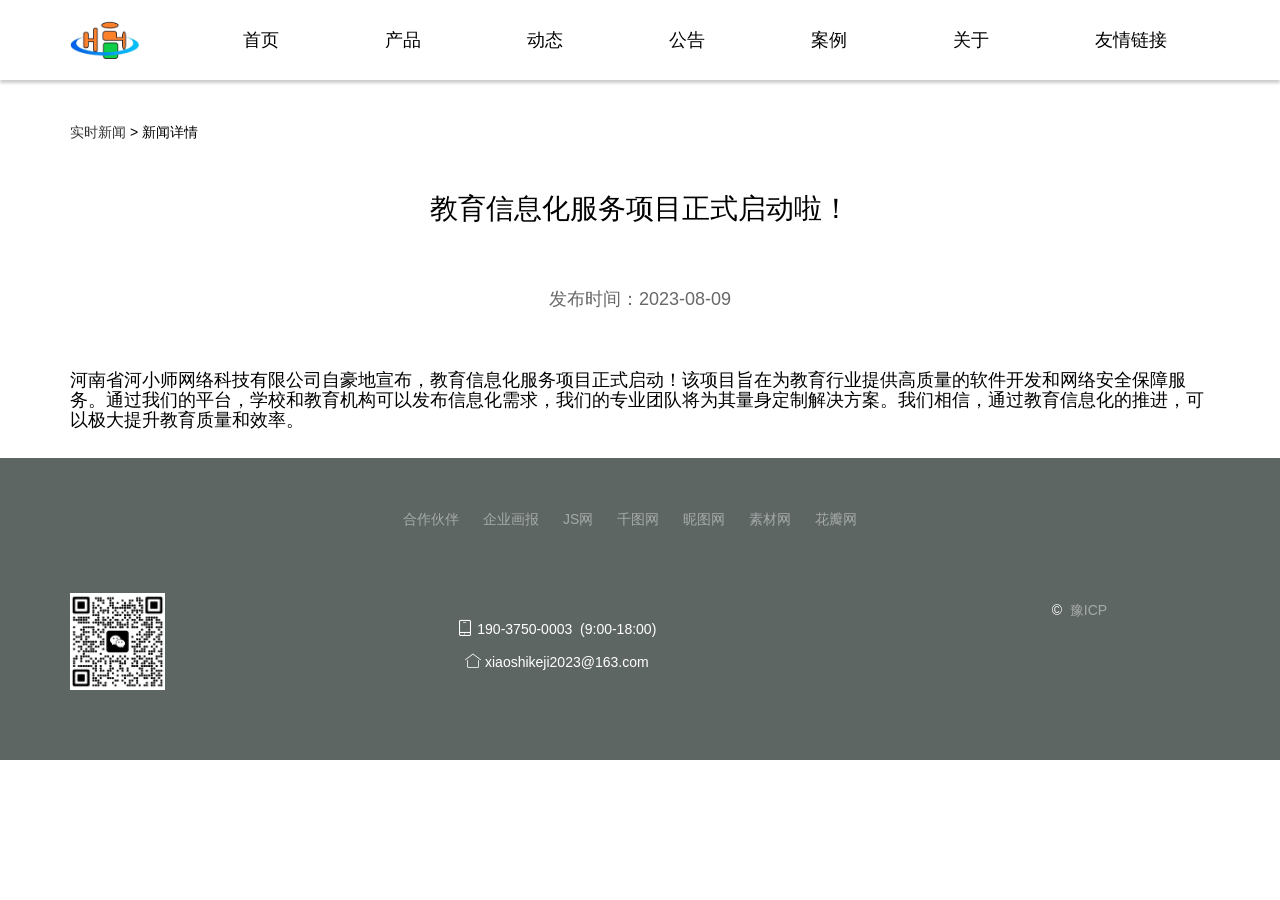
<file: newsDetail.html>
<!DOCTYPE html>
<html lang="zh">
<head>
    <meta charset="UTF-8">
    <meta name="viewport"
          content="width=device-width, user-scalable=no, initial-scale=1.0, maximum-scale=1.0, minimum-scale=1.0">
    <title>河南省河小师网络科技有限公司</title>
    <meta name="keywords" content="河小师，网络科技，教育软件开发，网络安全，智慧校园，软件定制开发">
    <link href="res/static/img/logo.jpg" rel="shortcut icon">
    <link rel="stylesheet" href="res/layui/css/layui.css">
    <link rel="stylesheet" href="res/static/css/index.css">
</head>
<body>
<!-- nav部分 -->
<div class="nav">
    <div class="layui-container">
        <!-- 公司logo -->
        <div class="nav-logo">
            <a href="index.html">
                <img src="res/static/img/logo.jpg" alt="河小师网络科技有限公司" style="height: 70px; width: 70px; border-radius: 50%">
            </a>
        </div>
        <div class="nav-list">
            <button>
                <span></span><span></span><span></span>
            </button>
            <ul class="layui-nav" lay-filter="">
                <li class="layui-nav-item"><a href="index.html">首页</a></li>
                <li class="layui-nav-item"><a href="product.html">产品</a></li>
                <li class="layui-nav-item"><a href="news.html">动态</a></li>
                <li class="layui-nav-item"><a href="announcement.html">公告</a></li>
                <li class="layui-nav-item"><a href="case.html">案例</a></li>
                <li class="layui-nav-item"><a href="about.html">关于</a></li>
                <li class="layui-nav-item"><a href="https://xiekun.top/">友情链接</a></li>
            </ul>
        </div>
    </div>
</div>
<!-- main部分 -->
<div class="main-newsdate">
    <div class="layui-container">
        <p class="news"><a href="news.html">实时新闻</a> > 新闻详情</p>
        <h1>教育信息化服务项目正式启动啦！</h1>
        <p class="pushtime">发布时间：<span>2023-08-09</span></p>
        <p class="introTop">
            河南省河小师网络科技有限公司自豪地宣布，教育信息化服务项目正式启动！该项目旨在为教育行业提供高质量的软件开发和网络安全保障服务。通过我们的平台，学校和教育机构可以发布信息化需求，我们的专业团队将为其量身定制解决方案。我们相信，通过教育信息化的推进，可以极大提升教育质量和效率。
        </p>
    </div>    
<!-- footer部分 -->
<div class="footer">
    <div class="layui-container">
        <p class="footer-web">
            <a href="javascript:;">合作伙伴</a>
            <a href="javascript:;">企业画报</a>
            <a href="javascript:;">JS网</a>
            <a href="javascript:;">千图网</a>
            <a href="javascript:;">昵图网</a>
            <a href="javascript:;">素材网</a>
            <a href="javascript:;">花瓣网</a>
        </p>
        <div class="layui-row footer-contact">
            <div class="layui-col-sm2 layui-col-lg1"><img style="width: 200px; max-width: 100%;" src="res/static/img/wechat_qr.jpg"></div>
            <div class="layui-col-sm10 layui-col-lg11">
                <div class="layui-row">
                    <div class="layui-col-sm6 layui-col-md8 layui-col-lg9">
                        <p class="contact-top"><i class="layui-icon layui-icon-cellphone"></i>&nbsp;190-3750-0003&nbsp;&nbsp;(9:00-18:00)
                        </p>
                        <p class="contact-bottom"><i class="layui-icon layui-icon-home"></i>&nbsp;xiaoshikeji2023@163.com</p>
                    </div>
                    <div class="layui-col-sm6 layui-col-md4 layui-col-lg3">
                        <p class="contact-bottom"><span class="right">©&nbsp; <a href="http://www.beian.miit.gov.cn/" target="_blank">豫ICP</a></span></p>
                    </div>
                </div>
            </div>
        </div>
    </div>
</div>

<!-- 百度站长链接推送 -->
<script>
    (function () {
        var bp = document.createElement('script');
        var curProtocol = window.location.protocol.split(':')[0];
        if (curProtocol === 'https') {
            bp.src = 'https://zz.bdstatic.com/linksubmit/push.js';
        } else {
            bp.src = 'http://push.zhanzhang.baidu.com/push.js';
        }
        var s = document.getElementsByTagName("script")[0];
        s.parentNode.insertBefore(bp, s);
    })();
</script>

<!-- layui框架 -->
<script src="res/layui/layui.js"></script>

<!-- 低版本IE浏览器兼容性处理 -->
<!--[if lt IE 9]>
<script src="https://cdn.staticfile.org/html5shiv/r29/html5.min.js"></script>
<script src="https://cdn.staticfile.org/respond.js/1.4.2/respond.min.js"></script>
<![endif]-->

<!-- 自定义layui配置 -->
<script>
    layui.config({
        base: 'res/static/js/'  // 自定义模块目录
    }).use('firm');  // 加载 firm 模块
</script>

</body>
</html>
</file>
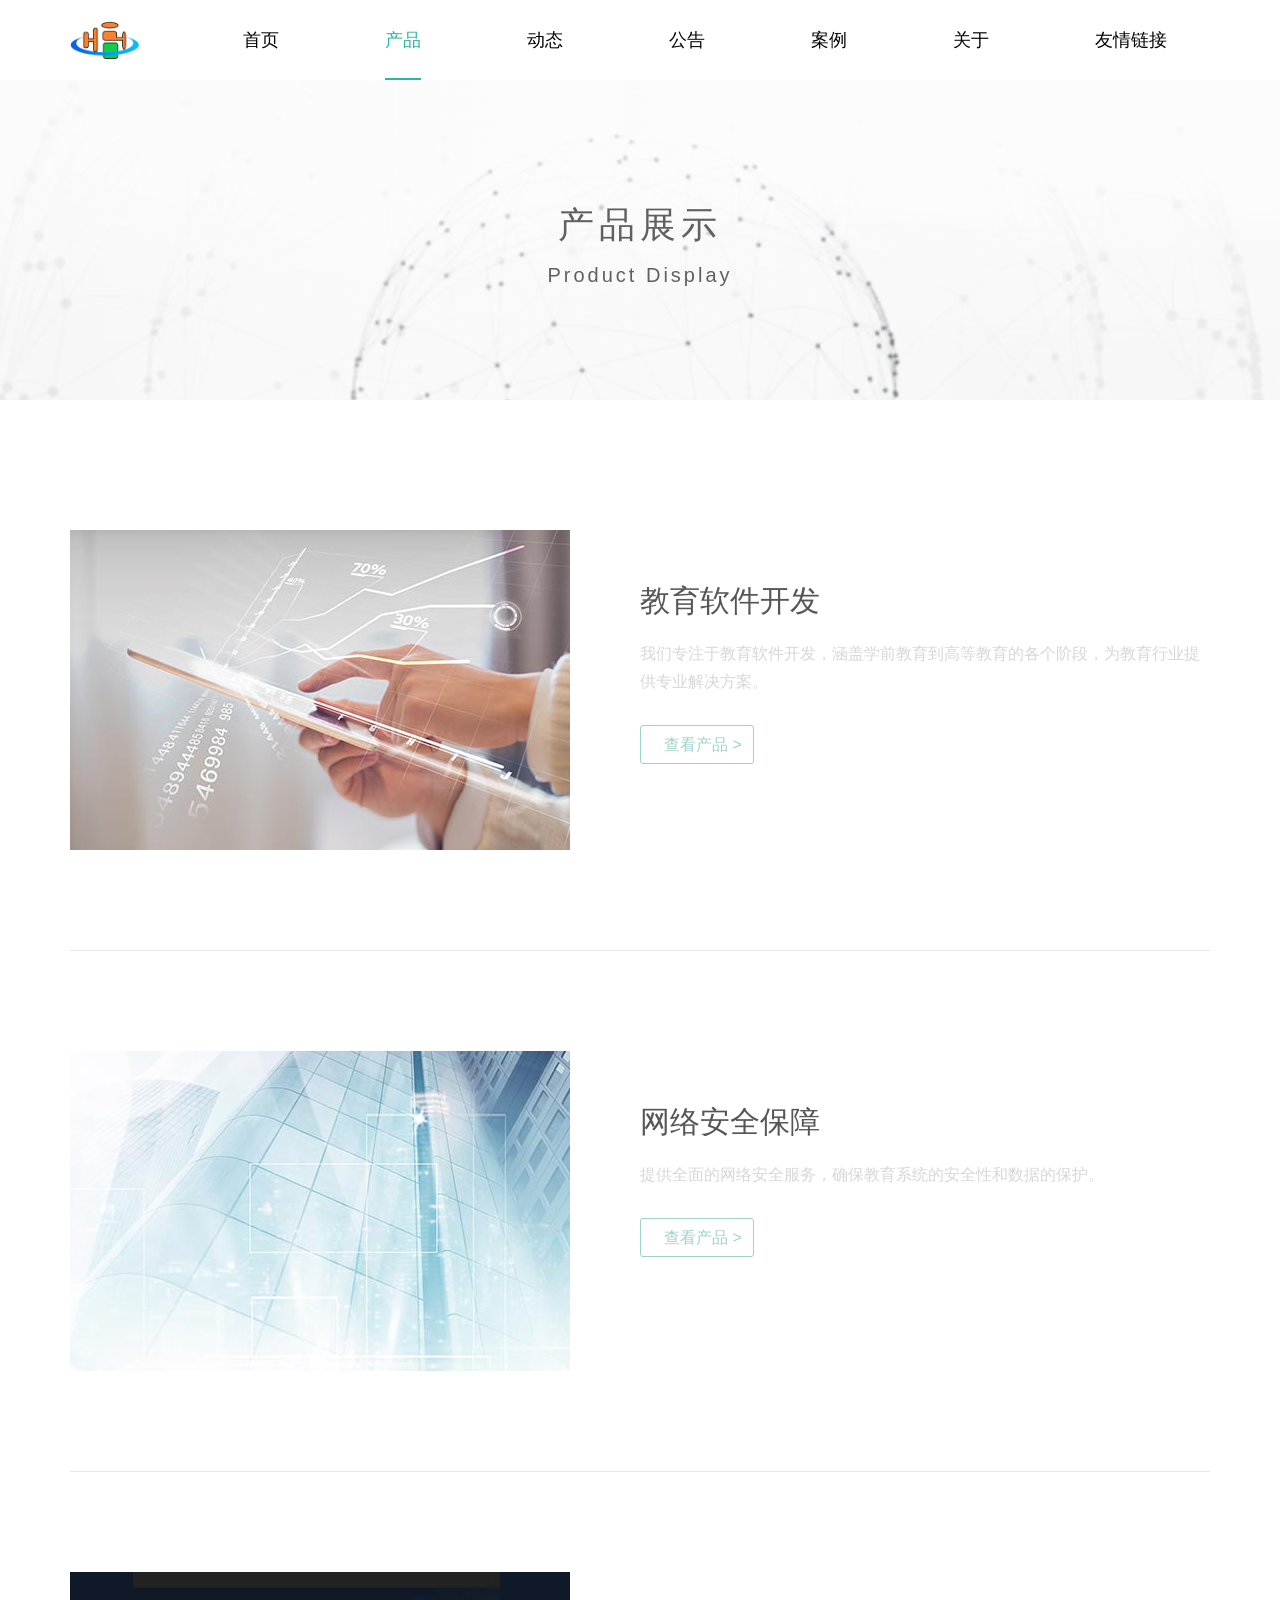
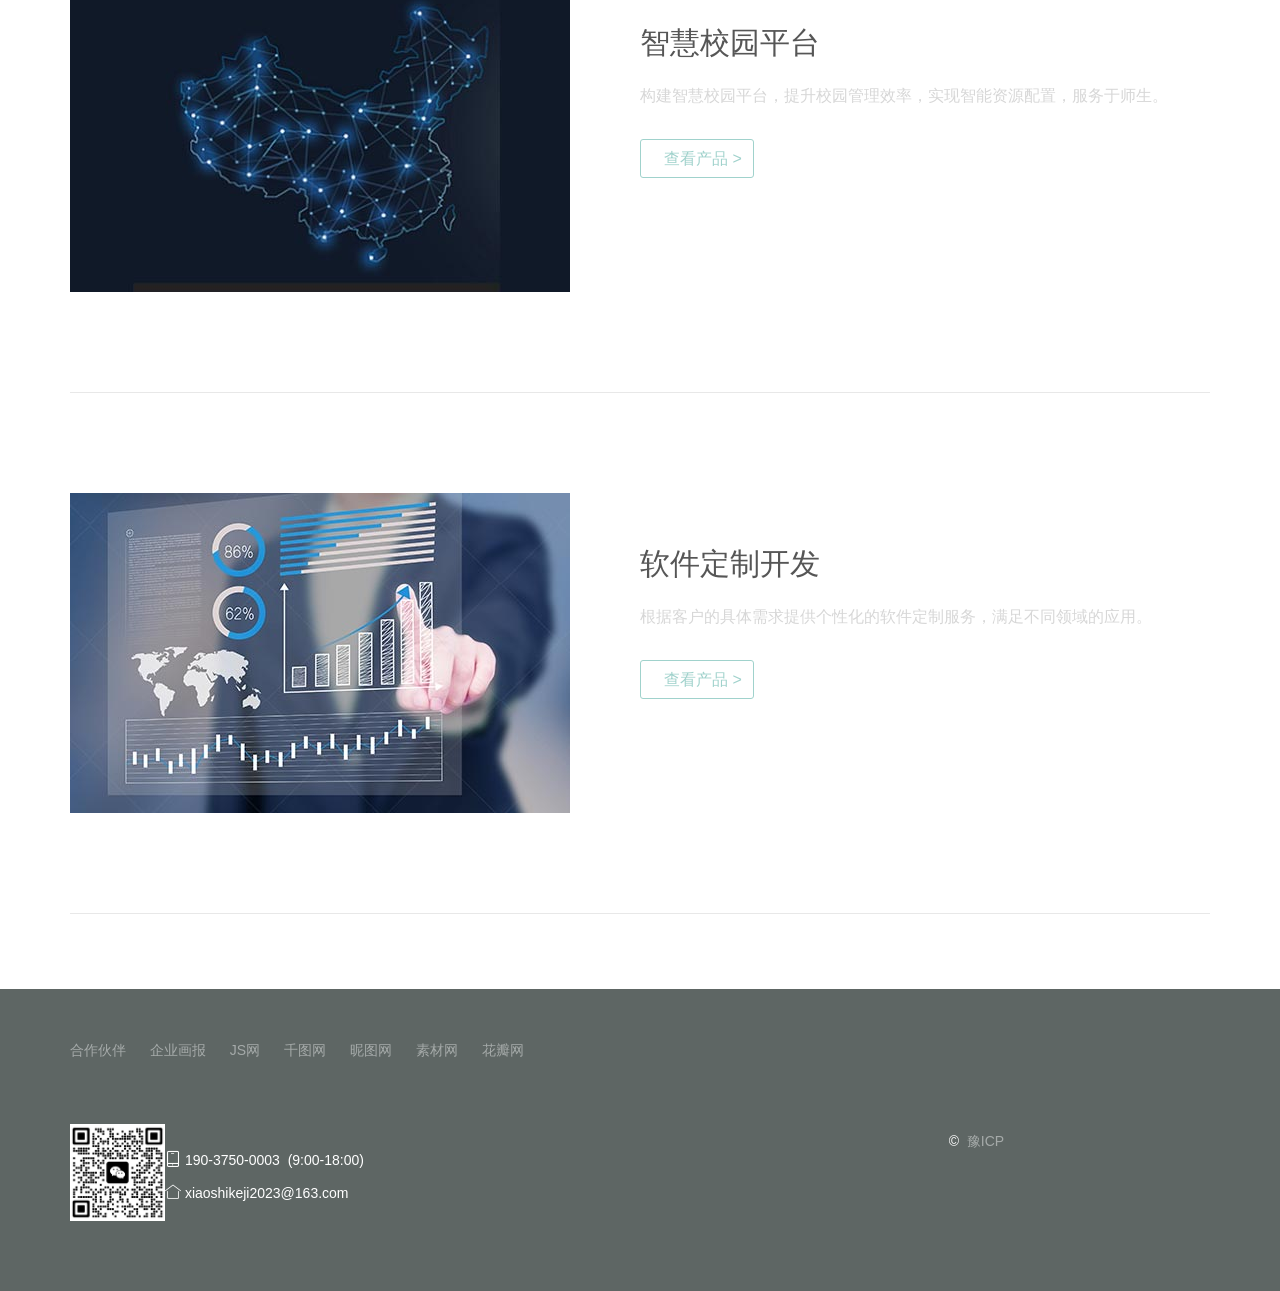
<file: product.html>
<!DOCTYPE html>
<html lang="zh-CN">
<head>
    <meta charset="UTF-8">
    <meta name="viewport"
          content="width=device-width, user-scalable=no, initial-scale=1.0, maximum-scale=1.0, minimum-scale=1.0">
    <title>河小师_产品</title>
    <meta name="keywords" content="河小师, 河南省河小师网络科技有限公司, 河小师软件开发, 河小师前端开发, 教育信息化, 网络安全, 智慧校园">
    <link href="res/static/img/logo.jpg" rel="shortcut icon">
    <link rel="stylesheet" href="res/layui/css/layui.css">
    <link rel="stylesheet" href="res/static/css/index.css">
</head>
<body>
<!-- nav部分 -->
<div class="nav index">
    <div class="layui-container">
        <!-- 公司logo -->
        <div class="nav-logo">
            <a href="index.html">
                <img src="res/static/img/logo.jpg" alt="河小师网络科技有限公司" style="height: 70px; width: 70px; border-radius: 50%">
            </a>
        </div>
        <!-- 菜单按钮 (移动端友好) -->
        <div class="nav-list">
            <button class="menu-toggle">
                <span></span><span></span><span></span>
            </button>
            <!-- 导航菜单 -->
            <ul class="layui-nav" lay-filter="">
                <li class="layui-nav-item"><a href="index.html">首页</a></li>
                <li class="layui-nav-item layui-this"><a href="product.html">产品</a></li>
                <li class="layui-nav-item"><a href="news.html">动态</a></li>
                <li class="layui-nav-item"><a href="announcement.html">公告</a></li>
                <li class="layui-nav-item"><a href="case.html">案例</a></li>
                <li class="layui-nav-item"><a href="about.html">关于</a></li>
                <li class="layui-nav-item"><a href="https://xiekun.top" target="_blank">友情链接</a></li>
            </ul>
        </div>
    </div>
</div>
<!-- banner部分 -->
<div class="banner product">
    <div class="title">
        <p>产品展示</p>
        <p class="en">Product Display</p>
    </div>
</div>
<!-- main部分 -->
<div class="main product">
    <div class="layui-container">
        <div class="content layui-row">
            <div class="layui-col-xs12 layui-col-sm6 layui-col-md7 layui-col-lg6 content-img">
                <img src="res/static/img/Product_img1.jpg" alt="教育软件开发">
            </div>
            <div class="layui-col-xs12 layui-col-sm6 layui-col-md5 layui-col-lg6 right">
                <p class="label">教育软件开发</p>
                <p class="detail">我们专注于教育软件开发，涵盖学前教育到高等教育的各个阶段，为教育行业提供专业解决方案。</p>
                <div><a href="education_software.html" target="_blank">查看产品 ></a></div>
            </div>
        </div>
        <div class="content layui-row">
            <div class="layui-col-xs12 layui-col-sm6 layui-col-md7 layui-col-lg6 content-img">
                <img src="res/static/img/Product_img2.jpg" alt="网络安全保障">
            </div>
            <div class="layui-col-xs12 layui-col-sm6 layui-col-md5 layui-col-lg6 right">
                <p class="label">网络安全保障</p>
                <p class="detail">提供全面的网络安全服务，确保教育系统的安全性和数据的保护。</p>
                <div><a href="network_security.html" target="_blank">查看产品 ></a></div>
            </div>
        </div>
        <div class="content layui-row">
            <div class="layui-col-xs12 layui-col-sm6 layui-col-md7 layui-col-lg6 content-img">
                <img src="res/static/img/Product_img3.jpg" alt="智慧校园平台">
            </div>
            <div class="layui-col-xs12 layui-col-sm6 layui-col-md5 layui-col-lg6 right">
                <p class="label">智慧校园平台</p>
                <p class="detail">构建智慧校园平台，提升校园管理效率，实现智能资源配置，服务于师生。</p>
                <div><a href="smart_campus.html" target="_blank">查看产品 ></a></div>
            </div>
        </div>
        <div class="content layui-row">
            <div class="layui-col-xs12 layui-col-sm6 layui-col-md7 layui-col-lg6 content-img">
                <img src="res/static/img/Product_img4.jpg" alt="软件定制开发">
            </div>
            <div class="layui-col-xs12 layui-col-sm6 layui-col-md5 layui-col-lg6 right">
                <p class="label">软件定制开发</p>
                <p class="detail">根据客户的具体需求提供个性化的软件定制服务，满足不同领域的应用。</p>
                <div><a href="custom_software.html" target="_blank">查看产品 ></a></div>
            </div>
        </div>
    </div>
</div>

<!-- footer部分 -->
<div class="footer">
    <div class="layui-container">
        <p class="footer-web">
            <a href="javascript:;">合作伙伴</a>
            <a href="javascript:;">企业画报</a>
            <a href="javascript:;">JS网</a>
            <a href="javascript:;">千图网</a>
            <a href="javascript:;">昵图网</a>
            <a href="javascript:;">素材网</a>
            <a href="javascript:;">花瓣网</a>
        </p>
        <div class="layui-row footer-contact">
            <div class="layui-col-sm2 layui-col-lg1"><img style="width: 200px; max-width: 100%;" src="res/static/img/wechat_qr.jpg"></div>
            <div class="layui-col-sm10 layui-col-lg11">
                <div class="layui-row">
                    <div class="layui-col-sm6 layui-col-md8 layui-col-lg9">
                        <p class="contact-top"><i class="layui-icon layui-icon-cellphone"></i>&nbsp;190-3750-0003&nbsp;&nbsp;(9:00-18:00)
                        </p>
                        <p class="contact-bottom"><i class="layui-icon layui-icon-home"></i>&nbsp;xiaoshikeji2023@163.com</p>
                    </div>
                    <div class="layui-col-sm6 layui-col-md4 layui-col-lg3">
                        <p class="contact-bottom"><span class="right">©&nbsp; <a href="http://www.beian.miit.gov.cn/" target="_blank">豫ICP</a></span></p>
                    </div>
                </div>
            </div>
        </div>
    </div>
</div>

<!-- 百度站长链接推送 -->
<script>
    (function () {
        var bp = document.createElement('script');
        var curProtocol = window.location.protocol.split(':')[0];
        if (curProtocol === 'https') {
            bp.src = 'https://zz.bdstatic.com/linksubmit/push.js';
        } else {
            bp.src = 'http://push.zhanzhang.baidu.com/push.js';
        }
        var s = document.getElementsByTagName("script")[0];
        s.parentNode.insertBefore(bp, s);
    })();
</script>

<!-- layui框架 -->
<script src="res/layui/layui.js"></script>

<!-- 低版本IE浏览器兼容性处理 -->
<!--[if lt IE 9]>
<script src="https://cdn.staticfile.org/html5shiv/r29/html5.min.js"></script>
<script src="https://cdn.staticfile.org/respond.js/1.4.2/respond.min.js"></script>
<![endif]-->

<!-- 自定义layui配置 -->
<script>
    layui.config({
        base: 'res/static/js/'  // 自定义模块目录
    }).use('firm');  // 加载 firm 模块
</script>

</body>
</html>
</file>
<file: res/layui/css/layui.css>
/** layui-v2.4.5 MIT License By https://www.layui.com */
 .layui-inline,img{display:inline-block;vertical-align:middle}h1,h2,h3,h4,h5,h6{font-weight:400}.layui-edge,.layui-header,.layui-inline,.layui-main{position:relative}.layui-elip,.layui-form-checkbox span,.layui-form-pane .layui-form-label{text-overflow:ellipsis;white-space:nowrap}.layui-btn,.layui-edge,.layui-inline,img{vertical-align:middle}.layui-btn,.layui-disabled,.layui-icon,.layui-unselect{-webkit-user-select:none;-ms-user-select:none;-moz-user-select:none}blockquote,body,button,dd,div,dl,dt,form,h1,h2,h3,h4,h5,h6,input,li,ol,p,pre,td,textarea,th,ul{margin:0;padding:0;-webkit-tap-highlight-color:rgba(0,0,0,0)}a:active,a:hover{outline:0}img{border:none}li{list-style:none}table{border-collapse:collapse;border-spacing:0}h4,h5,h6{font-size:100%}button,input,optgroup,option,select,textarea{font-family:inherit;font-size:inherit;font-style:inherit;font-weight:inherit;outline:0}pre{white-space:pre-wrap;white-space:-moz-pre-wrap;white-space:-pre-wrap;white-space:-o-pre-wrap;word-wrap:break-word}body{line-height:24px;font:14px Helvetica Neue,Helvetica,PingFang SC,Tahoma,Arial,sans-serif}hr{height:1px;margin:10px 0;border:0;clear:both}a{color:#333;text-decoration:none}a:hover{color:#777}a cite{font-style:normal;*cursor:pointer}.layui-border-box,.layui-border-box *{box-sizing:border-box}.layui-box,.layui-box *{box-sizing:content-box}.layui-clear{clear:both;*zoom:1}.layui-clear:after{content:'\20';clear:both;*zoom:1;display:block;height:0}.layui-inline{*display:inline;*zoom:1}.layui-edge{display:inline-block;width:0;height:0;border-width:6px;border-style:dashed;border-color:transparent;overflow:hidden}.layui-edge-top{top:-4px;border-bottom-color:#999;border-bottom-style:solid}.layui-edge-right{border-left-color:#999;border-left-style:solid}.layui-edge-bottom{top:2px;border-top-color:#999;border-top-style:solid}.layui-edge-left{border-right-color:#999;border-right-style:solid}.layui-elip{overflow:hidden}.layui-disabled,.layui-disabled:hover{color:#d2d2d2!important;cursor:not-allowed!important}.layui-circle{border-radius:100%}.layui-show{display:block!important}.layui-hide{display:none!important}@font-face{font-family:layui-icon;src:url(../font/iconfont.eot?v=240);src:url(../font/iconfont.eot?v=240#iefix) format('embedded-opentype'),url(../font/iconfont.svg?v=240#iconfont) format('svg'),url(../font/iconfont.woff?v=240) format('woff'),url(../font/iconfont.ttf?v=240) format('truetype')}.layui-icon{font-family:layui-icon!important;font-size:16px;font-style:normal;-webkit-font-smoothing:antialiased;-moz-osx-font-smoothing:grayscale}.layui-icon-reply-fill:before{content:"\e611"}.layui-icon-set-fill:before{content:"\e614"}.layui-icon-menu-fill:before{content:"\e60f"}.layui-icon-search:before{content:"\e615"}.layui-icon-share:before{content:"\e641"}.layui-icon-set-sm:before{content:"\e620"}.layui-icon-engine:before{content:"\e628"}.layui-icon-close:before{content:"\1006"}.layui-icon-close-fill:before{content:"\1007"}.layui-icon-chart-screen:before{content:"\e629"}.layui-icon-star:before{content:"\e600"}.layui-icon-circle-dot:before{content:"\e617"}.layui-icon-chat:before{content:"\e606"}.layui-icon-release:before{content:"\e609"}.layui-icon-list:before{content:"\e60a"}.layui-icon-chart:before{content:"\e62c"}.layui-icon-ok-circle:before{content:"\1005"}.layui-icon-layim-theme:before{content:"\e61b"}.layui-icon-table:before{content:"\e62d"}.layui-icon-right:before{content:"\e602"}.layui-icon-left:before{content:"\e603"}.layui-icon-cart-simple:before{content:"\e698"}.layui-icon-face-cry:before{content:"\e69c"}.layui-icon-face-smile:before{content:"\e6af"}.layui-icon-survey:before{content:"\e6b2"}.layui-icon-tree:before{content:"\e62e"}.layui-icon-upload-circle:before{content:"\e62f"}.layui-icon-add-circle:before{content:"\e61f"}.layui-icon-download-circle:before{content:"\e601"}.layui-icon-templeate-1:before{content:"\e630"}.layui-icon-util:before{content:"\e631"}.layui-icon-face-surprised:before{content:"\e664"}.layui-icon-edit:before{content:"\e642"}.layui-icon-speaker:before{content:"\e645"}.layui-icon-down:before{content:"\e61a"}.layui-icon-file:before{content:"\e621"}.layui-icon-layouts:before{content:"\e632"}.layui-icon-rate-half:before{content:"\e6c9"}.layui-icon-add-circle-fine:before{content:"\e608"}.layui-icon-prev-circle:before{content:"\e633"}.layui-icon-read:before{content:"\e705"}.layui-icon-404:before{content:"\e61c"}.layui-icon-carousel:before{content:"\e634"}.layui-icon-help:before{content:"\e607"}.layui-icon-code-circle:before{content:"\e635"}.layui-icon-water:before{content:"\e636"}.layui-icon-username:before{content:"\e66f"}.layui-icon-find-fill:before{content:"\e670"}.layui-icon-about:before{content:"\e60b"}.layui-icon-location:before{content:"\e715"}.layui-icon-up:before{content:"\e619"}.layui-icon-pause:before{content:"\e651"}.layui-icon-date:before{content:"\e637"}.layui-icon-layim-uploadfile:before{content:"\e61d"}.layui-icon-delete:before{content:"\e640"}.layui-icon-play:before{content:"\e652"}.layui-icon-top:before{content:"\e604"}.layui-icon-friends:before{content:"\e612"}.layui-icon-refresh-3:before{content:"\e9aa"}.layui-icon-ok:before{content:"\e605"}.layui-icon-layer:before{content:"\e638"}.layui-icon-face-smile-fine:before{content:"\e60c"}.layui-icon-dollar:before{content:"\e659"}.layui-icon-group:before{content:"\e613"}.layui-icon-layim-download:before{content:"\e61e"}.layui-icon-picture-fine:before{content:"\e60d"}.layui-icon-link:before{content:"\e64c"}.layui-icon-diamond:before{content:"\e735"}.layui-icon-log:before{content:"\e60e"}.layui-icon-rate-solid:before{content:"\e67a"}.layui-icon-fonts-del:before{content:"\e64f"}.layui-icon-unlink:before{content:"\e64d"}.layui-icon-fonts-clear:before{content:"\e639"}.layui-icon-triangle-r:before{content:"\e623"}.layui-icon-circle:before{content:"\e63f"}.layui-icon-radio:before{content:"\e643"}.layui-icon-align-center:before{content:"\e647"}.layui-icon-align-right:before{content:"\e648"}.layui-icon-align-left:before{content:"\e649"}.layui-icon-loading-1:before{content:"\e63e"}.layui-icon-return:before{content:"\e65c"}.layui-icon-fonts-strong:before{content:"\e62b"}.layui-icon-upload:before{content:"\e67c"}.layui-icon-dialogue:before{content:"\e63a"}.layui-icon-video:before{content:"\e6ed"}.layui-icon-headset:before{content:"\e6fc"}.layui-icon-cellphone-fine:before{content:"\e63b"}.layui-icon-add-1:before{content:"\e654"}.layui-icon-face-smile-b:before{content:"\e650"}.layui-icon-fonts-html:before{content:"\e64b"}.layui-icon-form:before{content:"\e63c"}.layui-icon-cart:before{content:"\e657"}.layui-icon-camera-fill:before{content:"\e65d"}.layui-icon-tabs:before{content:"\e62a"}.layui-icon-fonts-code:before{content:"\e64e"}.layui-icon-fire:before{content:"\e756"}.layui-icon-set:before{content:"\e716"}.layui-icon-fonts-u:before{content:"\e646"}.layui-icon-triangle-d:before{content:"\e625"}.layui-icon-tips:before{content:"\e702"}.layui-icon-picture:before{content:"\e64a"}.layui-icon-more-vertical:before{content:"\e671"}.layui-icon-flag:before{content:"\e66c"}.layui-icon-loading:before{content:"\e63d"}.layui-icon-fonts-i:before{content:"\e644"}.layui-icon-refresh-1:before{content:"\e666"}.layui-icon-rmb:before{content:"\e65e"}.layui-icon-home:before{content:"\e68e"}.layui-icon-user:before{content:"\e770"}.layui-icon-notice:before{content:"\e667"}.layui-icon-login-weibo:before{content:"\e675"}.layui-icon-voice:before{content:"\e688"}.layui-icon-upload-drag:before{content:"\e681"}.layui-icon-login-qq:before{content:"\e676"}.layui-icon-snowflake:before{content:"\e6b1"}.layui-icon-file-b:before{content:"\e655"}.layui-icon-template:before{content:"\e663"}.layui-icon-auz:before{content:"\e672"}.layui-icon-console:before{content:"\e665"}.layui-icon-app:before{content:"\e653"}.layui-icon-prev:before{content:"\e65a"}.layui-icon-website:before{content:"\e7ae"}.layui-icon-next:before{content:"\e65b"}.layui-icon-component:before{content:"\e857"}.layui-icon-more:before{content:"\e65f"}.layui-icon-login-wechat:before{content:"\e677"}.layui-icon-shrink-right:before{content:"\e668"}.layui-icon-spread-left:before{content:"\e66b"}.layui-icon-camera:before{content:"\e660"}.layui-icon-note:before{content:"\e66e"}.layui-icon-refresh:before{content:"\e669"}.layui-icon-female:before{content:"\e661"}.layui-icon-male:before{content:"\e662"}.layui-icon-password:before{content:"\e673"}.layui-icon-senior:before{content:"\e674"}.layui-icon-theme:before{content:"\e66a"}.layui-icon-tread:before{content:"\e6c5"}.layui-icon-praise:before{content:"\e6c6"}.layui-icon-star-fill:before{content:"\e658"}.layui-icon-rate:before{content:"\e67b"}.layui-icon-template-1:before{content:"\e656"}.layui-icon-vercode:before{content:"\e679"}.layui-icon-cellphone:before{content:"\e678"}.layui-icon-screen-full:before{content:"\e622"}.layui-icon-screen-restore:before{content:"\e758"}.layui-icon-cols:before{content:"\e610"}.layui-icon-export:before{content:"\e67d"}.layui-icon-print:before{content:"\e66d"}.layui-icon-slider:before{content:"\e714"}.layui-main{width:1140px;margin:0 auto}.layui-header{z-index:1000;height:60px}.layui-header a:hover{transition:all .5s;-webkit-transition:all .5s}.layui-side{position:fixed;left:0;top:0;bottom:0;z-index:999;width:200px;overflow-x:hidden}.layui-side-scroll{position:relative;width:220px;height:100%;overflow-x:hidden}.layui-body{position:absolute;left:200px;right:0;top:0;bottom:0;z-index:998;width:auto;overflow:hidden;overflow-y:auto;box-sizing:border-box}.layui-layout-body{overflow:hidden}.layui-layout-admin .layui-header{background-color:#23262E}.layui-layout-admin .layui-side{top:60px;width:200px;overflow-x:hidden}.layui-layout-admin .layui-body{top:60px;bottom:44px}.layui-layout-admin .layui-main{width:auto;margin:0 15px}.layui-layout-admin .layui-footer{position:fixed;left:200px;right:0;bottom:0;height:44px;line-height:44px;padding:0 15px;background-color:#eee}.layui-layout-admin .layui-logo{position:absolute;left:0;top:0;width:200px;height:100%;line-height:60px;text-align:center;color:#009688;font-size:16px}.layui-layout-admin .layui-header .layui-nav{background:0 0}.layui-layout-left{position:absolute!important;left:200px;top:0}.layui-layout-right{position:absolute!important;right:0;top:0}.layui-container{position:relative;margin:0 auto;padding:0 15px;box-sizing:border-box}.layui-fluid{position:relative;margin:0 auto;padding:0 15px}.layui-row:after,.layui-row:before{content:'';display:block;clear:both}.layui-col-lg1,.layui-col-lg10,.layui-col-lg11,.layui-col-lg12,.layui-col-lg2,.layui-col-lg3,.layui-col-lg4,.layui-col-lg5,.layui-col-lg6,.layui-col-lg7,.layui-col-lg8,.layui-col-lg9,.layui-col-md1,.layui-col-md10,.layui-col-md11,.layui-col-md12,.layui-col-md2,.layui-col-md3,.layui-col-md4,.layui-col-md5,.layui-col-md6,.layui-col-md7,.layui-col-md8,.layui-col-md9,.layui-col-sm1,.layui-col-sm10,.layui-col-sm11,.layui-col-sm12,.layui-col-sm2,.layui-col-sm3,.layui-col-sm4,.layui-col-sm5,.layui-col-sm6,.layui-col-sm7,.layui-col-sm8,.layui-col-sm9,.layui-col-xs1,.layui-col-xs10,.layui-col-xs11,.layui-col-xs12,.layui-col-xs2,.layui-col-xs3,.layui-col-xs4,.layui-col-xs5,.layui-col-xs6,.layui-col-xs7,.layui-col-xs8,.layui-col-xs9{position:relative;display:block;box-sizing:border-box}.layui-col-xs1,.layui-col-xs10,.layui-col-xs11,.layui-col-xs12,.layui-col-xs2,.layui-col-xs3,.layui-col-xs4,.layui-col-xs5,.layui-col-xs6,.layui-col-xs7,.layui-col-xs8,.layui-col-xs9{float:left}.layui-col-xs1{width:8.33333333%}.layui-col-xs2{width:16.66666667%}.layui-col-xs3{width:25%}.layui-col-xs4{width:33.33333333%}.layui-col-xs5{width:41.66666667%}.layui-col-xs6{width:50%}.layui-col-xs7{width:58.33333333%}.layui-col-xs8{width:66.66666667%}.layui-col-xs9{width:75%}.layui-col-xs10{width:83.33333333%}.layui-col-xs11{width:91.66666667%}.layui-col-xs12{width:100%}.layui-col-xs-offset1{margin-left:8.33333333%}.layui-col-xs-offset2{margin-left:16.66666667%}.layui-col-xs-offset3{margin-left:25%}.layui-col-xs-offset4{margin-left:33.33333333%}.layui-col-xs-offset5{margin-left:41.66666667%}.layui-col-xs-offset6{margin-left:50%}.layui-col-xs-offset7{margin-left:58.33333333%}.layui-col-xs-offset8{margin-left:66.66666667%}.layui-col-xs-offset9{margin-left:75%}.layui-col-xs-offset10{margin-left:83.33333333%}.layui-col-xs-offset11{margin-left:91.66666667%}.layui-col-xs-offset12{margin-left:100%}@media screen and (max-width:768px){.layui-hide-xs{display:none!important}.layui-show-xs-block{display:block!important}.layui-show-xs-inline{display:inline!important}.layui-show-xs-inline-block{display:inline-block!important}}@media screen and (min-width:768px){.layui-container{width:750px}.layui-hide-sm{display:none!important}.layui-show-sm-block{display:block!important}.layui-show-sm-inline{display:inline!important}.layui-show-sm-inline-block{display:inline-block!important}.layui-col-sm1,.layui-col-sm10,.layui-col-sm11,.layui-col-sm12,.layui-col-sm2,.layui-col-sm3,.layui-col-sm4,.layui-col-sm5,.layui-col-sm6,.layui-col-sm7,.layui-col-sm8,.layui-col-sm9{float:left}.layui-col-sm1{width:8.33333333%}.layui-col-sm2{width:16.66666667%}.layui-col-sm3{width:25%}.layui-col-sm4{width:33.33333333%}.layui-col-sm5{width:41.66666667%}.layui-col-sm6{width:50%}.layui-col-sm7{width:58.33333333%}.layui-col-sm8{width:66.66666667%}.layui-col-sm9{width:75%}.layui-col-sm10{width:83.33333333%}.layui-col-sm11{width:91.66666667%}.layui-col-sm12{width:100%}.layui-col-sm-offset1{margin-left:8.33333333%}.layui-col-sm-offset2{margin-left:16.66666667%}.layui-col-sm-offset3{margin-left:25%}.layui-col-sm-offset4{margin-left:33.33333333%}.layui-col-sm-offset5{margin-left:41.66666667%}.layui-col-sm-offset6{margin-left:50%}.layui-col-sm-offset7{margin-left:58.33333333%}.layui-col-sm-offset8{margin-left:66.66666667%}.layui-col-sm-offset9{margin-left:75%}.layui-col-sm-offset10{margin-left:83.33333333%}.layui-col-sm-offset11{margin-left:91.66666667%}.layui-col-sm-offset12{margin-left:100%}}@media screen and (min-width:992px){.layui-container{width:970px}.layui-hide-md{display:none!important}.layui-show-md-block{display:block!important}.layui-show-md-inline{display:inline!important}.layui-show-md-inline-block{display:inline-block!important}.layui-col-md1,.layui-col-md10,.layui-col-md11,.layui-col-md12,.layui-col-md2,.layui-col-md3,.layui-col-md4,.layui-col-md5,.layui-col-md6,.layui-col-md7,.layui-col-md8,.layui-col-md9{float:left}.layui-col-md1{width:8.33333333%}.layui-col-md2{width:16.66666667%}.layui-col-md3{width:25%}.layui-col-md4{width:33.33333333%}.layui-col-md5{width:41.66666667%}.layui-col-md6{width:50%}.layui-col-md7{width:58.33333333%}.layui-col-md8{width:66.66666667%}.layui-col-md9{width:75%}.layui-col-md10{width:83.33333333%}.layui-col-md11{width:91.66666667%}.layui-col-md12{width:100%}.layui-col-md-offset1{margin-left:8.33333333%}.layui-col-md-offset2{margin-left:16.66666667%}.layui-col-md-offset3{margin-left:25%}.layui-col-md-offset4{margin-left:33.33333333%}.layui-col-md-offset5{margin-left:41.66666667%}.layui-col-md-offset6{margin-left:50%}.layui-col-md-offset7{margin-left:58.33333333%}.layui-col-md-offset8{margin-left:66.66666667%}.layui-col-md-offset9{margin-left:75%}.layui-col-md-offset10{margin-left:83.33333333%}.layui-col-md-offset11{margin-left:91.66666667%}.layui-col-md-offset12{margin-left:100%}}@media screen and (min-width:1200px){.layui-container{width:1170px}.layui-hide-lg{display:none!important}.layui-show-lg-block{display:block!important}.layui-show-lg-inline{display:inline!important}.layui-show-lg-inline-block{display:inline-block!important}.layui-col-lg1,.layui-col-lg10,.layui-col-lg11,.layui-col-lg12,.layui-col-lg2,.layui-col-lg3,.layui-col-lg4,.layui-col-lg5,.layui-col-lg6,.layui-col-lg7,.layui-col-lg8,.layui-col-lg9{float:left}.layui-col-lg1{width:8.33333333%}.layui-col-lg2{width:16.66666667%}.layui-col-lg3{width:25%}.layui-col-lg4{width:33.33333333%}.layui-col-lg5{width:41.66666667%}.layui-col-lg6{width:50%}.layui-col-lg7{width:58.33333333%}.layui-col-lg8{width:66.66666667%}.layui-col-lg9{width:75%}.layui-col-lg10{width:83.33333333%}.layui-col-lg11{width:91.66666667%}.layui-col-lg12{width:100%}.layui-col-lg-offset1{margin-left:8.33333333%}.layui-col-lg-offset2{margin-left:16.66666667%}.layui-col-lg-offset3{margin-left:25%}.layui-col-lg-offset4{margin-left:33.33333333%}.layui-col-lg-offset5{margin-left:41.66666667%}.layui-col-lg-offset6{margin-left:50%}.layui-col-lg-offset7{margin-left:58.33333333%}.layui-col-lg-offset8{margin-left:66.66666667%}.layui-col-lg-offset9{margin-left:75%}.layui-col-lg-offset10{margin-left:83.33333333%}.layui-col-lg-offset11{margin-left:91.66666667%}.layui-col-lg-offset12{margin-left:100%}}.layui-col-space1{margin:-.5px}.layui-col-space1>*{padding:.5px}.layui-col-space3{margin:-1.5px}.layui-col-space3>*{padding:1.5px}.layui-col-space5{margin:-2.5px}.layui-col-space5>*{padding:2.5px}.layui-col-space8{margin:-3.5px}.layui-col-space8>*{padding:3.5px}.layui-col-space10{margin:-5px}.layui-col-space10>*{padding:5px}.layui-col-space12{margin:-6px}.layui-col-space12>*{padding:6px}.layui-col-space15{margin:-7.5px}.layui-col-space15>*{padding:7.5px}.layui-col-space18{margin:-9px}.layui-col-space18>*{padding:9px}.layui-col-space20{margin:-10px}.layui-col-space20>*{padding:10px}.layui-col-space22{margin:-11px}.layui-col-space22>*{padding:11px}.layui-col-space25{margin:-12.5px}.layui-col-space25>*{padding:12.5px}.layui-col-space30{margin:-15px}.layui-col-space30>*{padding:15px}.layui-btn,.layui-input,.layui-select,.layui-textarea,.layui-upload-button{outline:0;-webkit-appearance:none;transition:all .3s;-webkit-transition:all .3s;box-sizing:border-box}.layui-elem-quote{margin-bottom:10px;padding:15px;line-height:22px;border-left:5px solid #009688;border-radius:0 2px 2px 0;background-color:#f2f2f2}.layui-quote-nm{border-style:solid;border-width:1px 1px 1px 5px;background:0 0}.layui-elem-field{margin-bottom:10px;padding:0;border-width:1px;border-style:solid}.layui-elem-field legend{margin-left:20px;padding:0 10px;font-size:20px;font-weight:300}.layui-field-title{margin:10px 0 20px;border-width:1px 0 0}.layui-field-box{padding:10px 15px}.layui-field-title .layui-field-box{padding:10px 0}.layui-progress{position:relative;height:6px;border-radius:20px;background-color:#e2e2e2}.layui-progress-bar{position:absolute;left:0;top:0;width:0;max-width:100%;height:6px;border-radius:20px;text-align:right;background-color:#5FB878;transition:all .3s;-webkit-transition:all .3s}.layui-progress-big,.layui-progress-big .layui-progress-bar{height:18px;line-height:18px}.layui-progress-text{position:relative;top:-20px;line-height:18px;font-size:12px;color:#666}.layui-progress-big .layui-progress-text{position:static;padding:0 10px;color:#fff}.layui-collapse{border-width:1px;border-style:solid;border-radius:2px}.layui-colla-content,.layui-colla-item{border-top-width:1px;border-top-style:solid}.layui-colla-item:first-child{border-top:none}.layui-colla-title{position:relative;height:42px;line-height:42px;padding:0 15px 0 35px;color:#333;background-color:#f2f2f2;cursor:pointer;font-size:14px;overflow:hidden}.layui-colla-content{display:none;padding:10px 15px;line-height:22px;color:#666}.layui-colla-icon{position:absolute;left:15px;top:0;font-size:14px}.layui-card{margin-bottom:15px;border-radius:2px;background-color:#fff;box-shadow:0 1px 2px 0 rgba(0,0,0,.05)}.layui-card:last-child{margin-bottom:0}.layui-card-header{position:relative;height:42px;line-height:42px;padding:0 15px;border-bottom:1px solid #f6f6f6;color:#333;border-radius:2px 2px 0 0;font-size:14px}.layui-bg-black,.layui-bg-blue,.layui-bg-cyan,.layui-bg-green,.layui-bg-orange,.layui-bg-red{color:#fff!important}.layui-card-body{position:relative;padding:10px 15px;line-height:24px}.layui-card-body[pad15]{padding:15px}.layui-card-body[pad20]{padding:20px}.layui-card-body .layui-table{margin:5px 0}.layui-card .layui-tab{margin:0}.layui-panel-window{position:relative;padding:15px;border-radius:0;border-top:5px solid #E6E6E6;background-color:#fff}.layui-auxiliar-moving{position:fixed;left:0;right:0;top:0;bottom:0;width:100%;height:100%;background:0 0;z-index:9999999999}.layui-form-label,.layui-form-mid,.layui-form-select,.layui-input-block,.layui-input-inline,.layui-textarea{position:relative}.layui-bg-red{background-color:#FF5722!important}.layui-bg-orange{background-color:#FFB800!important}.layui-bg-green{background-color:#009688!important}.layui-bg-cyan{background-color:#2F4056!important}.layui-bg-blue{background-color:#1E9FFF!important}.layui-bg-black{background-color:#393D49!important}.layui-bg-gray{background-color:#eee!important;color:#666!important}.layui-badge-rim,.layui-colla-content,.layui-colla-item,.layui-collapse,.layui-elem-field,.layui-form-pane .layui-form-item[pane],.layui-form-pane .layui-form-label,.layui-input,.layui-layedit,.layui-layedit-tool,.layui-quote-nm,.layui-select,.layui-tab-bar,.layui-tab-card,.layui-tab-title,.layui-tab-title .layui-this:after,.layui-textarea{border-color:#e6e6e6}.layui-timeline-item:before,hr{background-color:#e6e6e6}.layui-text{line-height:22px;font-size:14px;color:#666}.layui-text h1,.layui-text h2,.layui-text h3{font-weight:500;color:#333}.layui-text h1{font-size:30px}.layui-text h2{font-size:24px}.layui-text h3{font-size:18px}.layui-text a:not(.layui-btn){color:#01AAED}.layui-text a:not(.layui-btn):hover{text-decoration:underline}.layui-text ul{padding:5px 0 5px 15px}.layui-text ul li{margin-top:5px;list-style-type:disc}.layui-text em,.layui-word-aux{color:#999!important;padding:0 5px!important}.layui-btn{display:inline-block;height:38px;line-height:38px;padding:0 18px;background-color:#009688;color:#fff;white-space:nowrap;text-align:center;font-size:14px;border:none;border-radius:2px;cursor:pointer}.layui-btn:hover{opacity:.8;filter:alpha(opacity=80);color:#fff}.layui-btn:active{opacity:1;filter:alpha(opacity=100)}.layui-btn+.layui-btn{margin-left:10px}.layui-btn-container{font-size:0}.layui-btn-container .layui-btn{margin-right:10px;margin-bottom:10px}.layui-btn-container .layui-btn+.layui-btn{margin-left:0}.layui-table .layui-btn-container .layui-btn{margin-bottom:9px}.layui-btn-radius{border-radius:100px}.layui-btn .layui-icon{margin-right:3px;font-size:18px;vertical-align:bottom;vertical-align:middle\9}.layui-btn-primary{border:1px solid #C9C9C9;background-color:#fff;color:#555}.layui-btn-primary:hover{border-color:#009688;color:#333}.layui-btn-normal{background-color:#1E9FFF}.layui-btn-warm{background-color:#FFB800}.layui-btn-danger{background-color:#FF5722}.layui-btn-disabled,.layui-btn-disabled:active,.layui-btn-disabled:hover{border:1px solid #e6e6e6;background-color:#FBFBFB;color:#C9C9C9;cursor:not-allowed;opacity:1}.layui-btn-lg{height:44px;line-height:44px;padding:0 25px;font-size:16px}.layui-btn-sm{height:30px;line-height:30px;padding:0 10px;font-size:12px}.layui-btn-sm i{font-size:16px!important}.layui-btn-xs{height:22px;line-height:22px;padding:0 5px;font-size:12px}.layui-btn-xs i{font-size:14px!important}.layui-btn-group{display:inline-block;vertical-align:middle;font-size:0}.layui-btn-group .layui-btn{margin-left:0!important;margin-right:0!important;border-left:1px solid rgba(255,255,255,.5);border-radius:0}.layui-btn-group .layui-btn-primary{border-left:none}.layui-btn-group .layui-btn-primary:hover{border-color:#C9C9C9;color:#009688}.layui-btn-group .layui-btn:first-child{border-left:none;border-radius:2px 0 0 2px}.layui-btn-group .layui-btn-primary:first-child{border-left:1px solid #c9c9c9}.layui-btn-group .layui-btn:last-child{border-radius:0 2px 2px 0}.layui-btn-group .layui-btn+.layui-btn{margin-left:0}.layui-btn-group+.layui-btn-group{margin-left:10px}.layui-btn-fluid{width:100%}.layui-input,.layui-select,.layui-textarea{height:38px;line-height:1.3;line-height:38px\9;border-width:1px;border-style:solid;background-color:#fff;border-radius:2px}.layui-input::-webkit-input-placeholder,.layui-select::-webkit-input-placeholder,.layui-textarea::-webkit-input-placeholder{line-height:1.3}.layui-input,.layui-textarea{display:block;width:100%;padding-left:10px}.layui-input:hover,.layui-textarea:hover{border-color:#D2D2D2!important}.layui-input:focus,.layui-textarea:focus{border-color:#C9C9C9!important}.layui-textarea{min-height:100px;height:auto;line-height:20px;padding:6px 10px;resize:vertical}.layui-select{padding:0 10px}.layui-form input[type=checkbox],.layui-form input[type=radio],.layui-form select{display:none}.layui-form [lay-ignore]{display:initial}.layui-form-item{margin-bottom:15px;clear:both;*zoom:1}.layui-form-item:after{content:'\20';clear:both;*zoom:1;display:block;height:0}.layui-form-label{float:left;display:block;padding:9px 15px;width:80px;font-weight:400;line-height:20px;text-align:right}.layui-form-label-col{display:block;float:none;padding:9px 0;line-height:20px;text-align:left}.layui-form-item .layui-inline{margin-bottom:5px;margin-right:10px}.layui-input-block{margin-left:110px;min-height:36px}.layui-input-inline{display:inline-block;vertical-align:middle}.layui-form-item .layui-input-inline{float:left;width:190px;margin-right:10px}.layui-form-text .layui-input-inline{width:auto}.layui-form-mid{float:left;display:block;padding:9px 0!important;line-height:20px;margin-right:10px}.layui-form-danger+.layui-form-select .layui-input,.layui-form-danger:focus{border-color:#FF5722!important}.layui-form-select .layui-input{padding-right:30px;cursor:pointer}.layui-form-select .layui-edge{position:absolute;right:10px;top:50%;margin-top:-3px;cursor:pointer;border-width:6px;border-top-color:#c2c2c2;border-top-style:solid;transition:all .3s;-webkit-transition:all .3s}.layui-form-select dl{display:none;position:absolute;left:0;top:42px;padding:5px 0;z-index:899;min-width:100%;border:1px solid #d2d2d2;max-height:300px;overflow-y:auto;background-color:#fff;border-radius:2px;box-shadow:0 2px 4px rgba(0,0,0,.12);box-sizing:border-box}.layui-form-select dl dd,.layui-form-select dl dt{padding:0 10px;line-height:36px;white-space:nowrap;overflow:hidden;text-overflow:ellipsis}.layui-form-select dl dt{font-size:12px;color:#999}.layui-form-select dl dd{cursor:pointer}.layui-form-select dl dd:hover{background-color:#f2f2f2;-webkit-transition:.5s all;transition:.5s all}.layui-form-select .layui-select-group dd{padding-left:20px}.layui-form-select dl dd.layui-select-tips{padding-left:10px!important;color:#999}.layui-form-select dl dd.layui-this{background-color:#5FB878;color:#fff}.layui-form-checkbox,.layui-form-select dl dd.layui-disabled{background-color:#fff}.layui-form-selected dl{display:block}.layui-form-checkbox,.layui-form-checkbox *,.layui-form-switch{display:inline-block;vertical-align:middle}.layui-form-selected .layui-edge{margin-top:-9px;-webkit-transform:rotate(180deg);transform:rotate(180deg);margin-top:-3px\9}:root .layui-form-selected .layui-edge{margin-top:-9px\0/IE9}.layui-form-selectup dl{top:auto;bottom:42px}.layui-select-none{margin:5px 0;text-align:center;color:#999}.layui-select-disabled .layui-disabled{border-color:#eee!important}.layui-select-disabled .layui-edge{border-top-color:#d2d2d2}.layui-form-checkbox{position:relative;height:30px;line-height:30px;margin-right:10px;padding-right:30px;cursor:pointer;font-size:0;-webkit-transition:.1s linear;transition:.1s linear;box-sizing:border-box}.layui-form-checkbox span{padding:0 10px;height:100%;font-size:14px;border-radius:2px 0 0 2px;background-color:#d2d2d2;color:#fff;overflow:hidden}.layui-form-checkbox:hover span{background-color:#c2c2c2}.layui-form-checkbox i{position:absolute;right:0;top:0;width:30px;height:28px;border:1px solid #d2d2d2;border-left:none;border-radius:0 2px 2px 0;color:#fff;font-size:20px;text-align:center}.layui-form-checkbox:hover i{border-color:#c2c2c2;color:#c2c2c2}.layui-form-checked,.layui-form-checked:hover{border-color:#5FB878}.layui-form-checked span,.layui-form-checked:hover span{background-color:#5FB878}.layui-form-checked i,.layui-form-checked:hover i{color:#5FB878}.layui-form-item .layui-form-checkbox{margin-top:4px}.layui-form-checkbox[lay-skin=primary]{height:auto!important;line-height:normal!important;min-width:18px;min-height:18px;border:none!important;margin-right:0;padding-left:28px;padding-right:0;background:0 0}.layui-form-checkbox[lay-skin=primary] span{padding-left:0;padding-right:15px;line-height:18px;background:0 0;color:#666}.layui-form-checkbox[lay-skin=primary] i{right:auto;left:0;width:16px;height:16px;line-height:16px;border:1px solid #d2d2d2;font-size:12px;border-radius:2px;background-color:#fff;-webkit-transition:.1s linear;transition:.1s linear}.layui-form-checkbox[lay-skin=primary]:hover i{border-color:#5FB878;color:#fff}.layui-form-checked[lay-skin=primary] i{border-color:#5FB878;background-color:#5FB878;color:#fff}.layui-checkbox-disbaled[lay-skin=primary] span{background:0 0!important;color:#c2c2c2}.layui-checkbox-disbaled[lay-skin=primary]:hover i{border-color:#d2d2d2}.layui-form-item .layui-form-checkbox[lay-skin=primary]{margin-top:10px}.layui-form-switch{position:relative;height:22px;line-height:22px;min-width:35px;padding:0 5px;margin-top:8px;border:1px solid #d2d2d2;border-radius:20px;cursor:pointer;background-color:#fff;-webkit-transition:.1s linear;transition:.1s linear}.layui-form-switch i{position:absolute;left:5px;top:3px;width:16px;height:16px;border-radius:20px;background-color:#d2d2d2;-webkit-transition:.1s linear;transition:.1s linear}.layui-form-switch em{position:relative;top:0;width:25px;margin-left:21px;padding:0!important;text-align:center!important;color:#999!important;font-style:normal!important;font-size:12px}.layui-form-onswitch{border-color:#5FB878;background-color:#5FB878}.layui-checkbox-disbaled,.layui-checkbox-disbaled i{border-color:#e2e2e2!important}.layui-form-onswitch i{left:100%;margin-left:-21px;background-color:#fff}.layui-form-onswitch em{margin-left:5px;margin-right:21px;color:#fff!important}.layui-checkbox-disbaled span{background-color:#e2e2e2!important}.layui-checkbox-disbaled:hover i{color:#fff!important}[lay-radio]{display:none}.layui-form-radio,.layui-form-radio *{display:inline-block;vertical-align:middle}.layui-form-radio{line-height:28px;margin:6px 10px 0 0;padding-right:10px;cursor:pointer;font-size:0}.layui-form-radio *{font-size:14px}.layui-form-radio>i{margin-right:8px;font-size:22px;color:#c2c2c2}.layui-form-radio>i:hover,.layui-form-radioed>i{color:#5FB878}.layui-radio-disbaled>i{color:#e2e2e2!important}.layui-form-pane .layui-form-label{width:110px;padding:8px 15px;height:38px;line-height:20px;border-width:1px;border-style:solid;border-radius:2px 0 0 2px;text-align:center;background-color:#FBFBFB;overflow:hidden;box-sizing:border-box}.layui-form-pane .layui-input-inline{margin-left:-1px}.layui-form-pane .layui-input-block{margin-left:110px;left:-1px}.layui-form-pane .layui-input{border-radius:0 2px 2px 0}.layui-form-pane .layui-form-text .layui-form-label{float:none;width:100%;border-radius:2px;box-sizing:border-box;text-align:left}.layui-form-pane .layui-form-text .layui-input-inline{display:block;margin:0;top:-1px;clear:both}.layui-form-pane .layui-form-text .layui-input-block{margin:0;left:0;top:-1px}.layui-form-pane .layui-form-text .layui-textarea{min-height:100px;border-radius:0 0 2px 2px}.layui-form-pane .layui-form-checkbox{margin:4px 0 4px 10px}.layui-form-pane .layui-form-radio,.layui-form-pane .layui-form-switch{margin-top:6px;margin-left:10px}.layui-form-pane .layui-form-item[pane]{position:relative;border-width:1px;border-style:solid}.layui-form-pane .layui-form-item[pane] .layui-form-label{position:absolute;left:0;top:0;height:100%;border-width:0 1px 0 0}.layui-form-pane .layui-form-item[pane] .layui-input-inline{margin-left:110px}@media screen and (max-width:450px){.layui-form-item .layui-form-label{text-overflow:ellipsis;overflow:hidden;white-space:nowrap}.layui-form-item .layui-inline{display:block;margin-right:0;margin-bottom:20px;clear:both}.layui-form-item .layui-inline:after{content:'\20';clear:both;display:block;height:0}.layui-form-item .layui-input-inline{display:block;float:none;left:-3px;width:auto;margin:0 0 10px 112px}.layui-form-item .layui-input-inline+.layui-form-mid{margin-left:110px;top:-5px;padding:0}.layui-form-item .layui-form-checkbox{margin-right:5px;margin-bottom:5px}}.layui-layedit{border-width:1px;border-style:solid;border-radius:2px}.layui-layedit-tool{padding:3px 5px;border-bottom-width:1px;border-bottom-style:solid;font-size:0}.layedit-tool-fixed{position:fixed;top:0;border-top:1px solid #e2e2e2}.layui-layedit-tool .layedit-tool-mid,.layui-layedit-tool .layui-icon{display:inline-block;vertical-align:middle;text-align:center;font-size:14px}.layui-layedit-tool .layui-icon{position:relative;width:32px;height:30px;line-height:30px;margin:3px 5px;color:#777;cursor:pointer;border-radius:2px}.layui-layedit-tool .layui-icon:hover{color:#393D49}.layui-layedit-tool .layui-icon:active{color:#000}.layui-layedit-tool .layedit-tool-active{background-color:#e2e2e2;color:#000}.layui-layedit-tool .layui-disabled,.layui-layedit-tool .layui-disabled:hover{color:#d2d2d2;cursor:not-allowed}.layui-layedit-tool .layedit-tool-mid{width:1px;height:18px;margin:0 10px;background-color:#d2d2d2}.layedit-tool-html{width:50px!important;font-size:30px!important}.layedit-tool-b,.layedit-tool-code,.layedit-tool-help{font-size:16px!important}.layedit-tool-d,.layedit-tool-face,.layedit-tool-image,.layedit-tool-unlink{font-size:18px!important}.layedit-tool-image input{position:absolute;font-size:0;left:0;top:0;width:100%;height:100%;opacity:.01;filter:Alpha(opacity=1);cursor:pointer}.layui-layedit-iframe iframe{display:block;width:100%}#LAY_layedit_code{overflow:hidden}.layui-laypage{display:inline-block;*display:inline;*zoom:1;vertical-align:middle;margin:10px 0;font-size:0}.layui-laypage>a:first-child,.layui-laypage>a:first-child em{border-radius:2px 0 0 2px}.layui-laypage>a:last-child,.layui-laypage>a:last-child em{border-radius:0 2px 2px 0}.layui-laypage>:first-child{margin-left:0!important}.layui-laypage>:last-child{margin-right:0!important}.layui-laypage a,.layui-laypage button,.layui-laypage input,.layui-laypage select,.layui-laypage span{border:1px solid #e2e2e2}.layui-laypage a,.layui-laypage span{display:inline-block;*display:inline;*zoom:1;vertical-align:middle;padding:0 15px;height:28px;line-height:28px;margin:0 -1px 5px 0;background-color:#fff;color:#333;font-size:12px}.layui-flow-more a *,.layui-laypage input,.layui-table-view select[lay-ignore]{display:inline-block}.layui-laypage a:hover{color:#009688}.layui-laypage em{font-style:normal}.layui-laypage .layui-laypage-spr{color:#999;font-weight:700}.layui-laypage a{text-decoration:none}.layui-laypage .layui-laypage-curr{position:relative}.layui-laypage .layui-laypage-curr em{position:relative;color:#fff}.layui-laypage .layui-laypage-curr .layui-laypage-em{position:absolute;left:-1px;top:-1px;padding:1px;width:100%;height:100%;background-color:#009688}.layui-laypage-em{border-radius:2px}.layui-laypage-next em,.layui-laypage-prev em{font-family:Sim sun;font-size:16px}.layui-laypage .layui-laypage-count,.layui-laypage .layui-laypage-limits,.layui-laypage .layui-laypage-refresh,.layui-laypage .layui-laypage-skip{margin-left:10px;margin-right:10px;padding:0;border:none}.layui-laypage .layui-laypage-limits,.layui-laypage .layui-laypage-refresh{vertical-align:top}.layui-laypage .layui-laypage-refresh i{font-size:18px;cursor:pointer}.layui-laypage select{height:22px;padding:3px;border-radius:2px;cursor:pointer}.layui-laypage .layui-laypage-skip{height:30px;line-height:30px;color:#999}.layui-laypage button,.layui-laypage input{height:30px;line-height:30px;border-radius:2px;vertical-align:top;background-color:#fff;box-sizing:border-box}.layui-laypage input{width:40px;margin:0 10px;padding:0 3px;text-align:center}.layui-laypage input:focus,.layui-laypage select:focus{border-color:#009688!important}.layui-laypage button{margin-left:10px;padding:0 10px;cursor:pointer}.layui-table,.layui-table-view{margin:10px 0}.layui-flow-more{margin:10px 0;text-align:center;color:#999;font-size:14px}.layui-flow-more a{height:32px;line-height:32px}.layui-flow-more a *{vertical-align:top}.layui-flow-more a cite{padding:0 20px;border-radius:3px;background-color:#eee;color:#333;font-style:normal}.layui-flow-more a cite:hover{opacity:.8}.layui-flow-more a i{font-size:30px;color:#737383}.layui-table{width:100%;background-color:#fff;color:#666}.layui-table tr{transition:all .3s;-webkit-transition:all .3s}.layui-table th{text-align:left;font-weight:400}.layui-table tbody tr:hover,.layui-table thead tr,.layui-table-click,.layui-table-header,.layui-table-hover,.layui-table-mend,.layui-table-patch,.layui-table-tool,.layui-table-total,.layui-table-total tr,.layui-table[lay-even] tr:nth-child(even){background-color:#f2f2f2}.layui-table td,.layui-table th,.layui-table-col-set,.layui-table-fixed-r,.layui-table-grid-down,.layui-table-header,.layui-table-page,.layui-table-tips-main,.layui-table-tool,.layui-table-total,.layui-table-view,.layui-table[lay-skin=line],.layui-table[lay-skin=row]{border-width:1px;border-style:solid;border-color:#e6e6e6}.layui-table td,.layui-table th{position:relative;padding:9px 15px;min-height:20px;line-height:20px;font-size:14px}.layui-table[lay-skin=line] td,.layui-table[lay-skin=line] th{border-width:0 0 1px}.layui-table[lay-skin=row] td,.layui-table[lay-skin=row] th{border-width:0 1px 0 0}.layui-table[lay-skin=nob] td,.layui-table[lay-skin=nob] th{border:none}.layui-table img{max-width:100px}.layui-table[lay-size=lg] td,.layui-table[lay-size=lg] th{padding:15px 30px}.layui-table-view .layui-table[lay-size=lg] .layui-table-cell{height:40px;line-height:40px}.layui-table[lay-size=sm] td,.layui-table[lay-size=sm] th{font-size:12px;padding:5px 10px}.layui-table-view .layui-table[lay-size=sm] .layui-table-cell{height:20px;line-height:20px}.layui-table[lay-data]{display:none}.layui-table-box{position:relative;overflow:hidden}.layui-table-view .layui-table{position:relative;width:auto;margin:0}.layui-table-view .layui-table[lay-skin=line]{border-width:0 1px 0 0}.layui-table-view .layui-table[lay-skin=row]{border-width:0 0 1px}.layui-table-view .layui-table td,.layui-table-view .layui-table th{padding:5px 0;border-top:none;border-left:none}.layui-table-view .layui-table th.layui-unselect .layui-table-cell span{cursor:pointer}.layui-table-view .layui-table td{cursor:default}.layui-table-view .layui-form-checkbox[lay-skin=primary] i{width:18px;height:18px}.layui-table-view .layui-form-radio{line-height:0;padding:0}.layui-table-view .layui-form-radio>i{margin:0;font-size:20px}.layui-table-init{position:absolute;left:0;top:0;width:100%;height:100%;text-align:center;z-index:110}.layui-table-init .layui-icon{position:absolute;left:50%;top:50%;margin:-15px 0 0 -15px;font-size:30px;color:#c2c2c2}.layui-table-header{border-width:0 0 1px;overflow:hidden}.layui-table-header .layui-table{margin-bottom:-1px}.layui-table-tool .layui-inline[lay-event]{position:relative;width:26px;height:26px;padding:5px;line-height:16px;margin-right:10px;text-align:center;color:#333;border:1px solid #ccc;cursor:pointer;-webkit-transition:.5s all;transition:.5s all}.layui-table-tool .layui-inline[lay-event]:hover{border:1px solid #999}.layui-table-tool-temp{padding-right:120px}.layui-table-tool-self{position:absolute;right:17px;top:10px}.layui-table-tool .layui-table-tool-self .layui-inline[lay-event]{margin:0 0 0 10px}.layui-table-tool-panel{position:absolute;top:29px;left:-1px;padding:5px 0;min-width:150px;min-height:40px;border:1px solid #d2d2d2;text-align:left;overflow-y:auto;background-color:#fff;box-shadow:0 2px 4px rgba(0,0,0,.12)}.layui-table-cell,.layui-table-tool-panel li{overflow:hidden;text-overflow:ellipsis;white-space:nowrap}.layui-table-tool-panel li{padding:0 10px;line-height:30px;-webkit-transition:.5s all;transition:.5s all}.layui-table-tool-panel li .layui-form-checkbox[lay-skin=primary]{width:100%;padding-left:28px}.layui-table-tool-panel li:hover{background-color:#f2f2f2}.layui-table-tool-panel li .layui-form-checkbox[lay-skin=primary] i{position:absolute;left:0;top:0}.layui-table-tool-panel li .layui-form-checkbox[lay-skin=primary] span{padding:0}.layui-table-tool .layui-table-tool-self .layui-table-tool-panel{left:auto;right:-1px}.layui-table-col-set{position:absolute;right:0;top:0;width:20px;height:100%;border-width:0 0 0 1px;background-color:#fff}.layui-table-sort{width:10px;height:20px;margin-left:5px;cursor:pointer!important}.layui-table-sort .layui-edge{position:absolute;left:5px;border-width:5px}.layui-table-sort .layui-table-sort-asc{top:3px;border-top:none;border-bottom-style:solid;border-bottom-color:#b2b2b2}.layui-table-sort .layui-table-sort-asc:hover{border-bottom-color:#666}.layui-table-sort .layui-table-sort-desc{bottom:5px;border-bottom:none;border-top-style:solid;border-top-color:#b2b2b2}.layui-table-sort .layui-table-sort-desc:hover{border-top-color:#666}.layui-table-sort[lay-sort=asc] .layui-table-sort-asc{border-bottom-color:#000}.layui-table-sort[lay-sort=desc] .layui-table-sort-desc{border-top-color:#000}.layui-table-cell{height:28px;line-height:28px;padding:0 15px;position:relative;box-sizing:border-box}.layui-table-cell .layui-form-checkbox[lay-skin=primary]{top:-1px;padding:0}.layui-table-cell .layui-table-link{color:#01AAED}.laytable-cell-checkbox,.laytable-cell-numbers,.laytable-cell-radio,.laytable-cell-space{padding:0;text-align:center}.layui-table-body{position:relative;overflow:auto;margin-right:-1px;margin-bottom:-1px}.layui-table-body .layui-none{line-height:26px;padding:15px;text-align:center;color:#999}.layui-table-fixed{position:absolute;left:0;top:0;z-index:101}.layui-table-fixed .layui-table-body{overflow:hidden}.layui-table-fixed-l{box-shadow:0 -1px 8px rgba(0,0,0,.08)}.layui-table-fixed-r{left:auto;right:-1px;border-width:0 0 0 1px;box-shadow:-1px 0 8px rgba(0,0,0,.08)}.layui-table-fixed-r .layui-table-header{position:relative;overflow:visible}.layui-table-mend{position:absolute;right:-49px;top:0;height:100%;width:50px}.layui-table-tool{position:relative;z-index:890;width:100%;min-height:50px;line-height:30px;padding:10px 15px;border-width:0 0 1px}.layui-table-tool .layui-btn-container{margin-bottom:-10px}.layui-table-page,.layui-table-total{border-width:1px 0 0;margin-bottom:-1px;overflow:hidden}.layui-table-page{position:relative;width:100%;padding:7px 7px 0;height:41px;font-size:12px;white-space:nowrap}.layui-table-page>div{height:26px}.layui-table-page .layui-laypage{margin:0}.layui-table-page .layui-laypage a,.layui-table-page .layui-laypage span{height:26px;line-height:26px;margin-bottom:10px;border:none;background:0 0}.layui-table-page .layui-laypage a,.layui-table-page .layui-laypage span.layui-laypage-curr{padding:0 12px}.layui-table-page .layui-laypage span{margin-left:0;padding:0}.layui-table-page .layui-laypage .layui-laypage-prev{margin-left:-7px!important}.layui-table-page .layui-laypage .layui-laypage-curr .layui-laypage-em{left:0;top:0;padding:0}.layui-table-page .layui-laypage button,.layui-table-page .layui-laypage input{height:26px;line-height:26px}.layui-table-page .layui-laypage input{width:40px}.layui-table-page .layui-laypage button{padding:0 10px}.layui-table-page select{height:18px}.layui-table-patch .layui-table-cell{padding:0;width:30px}.layui-table-edit{position:absolute;left:0;top:0;width:100%;height:100%;padding:0 14px 1px;border-radius:0;box-shadow:1px 1px 20px rgba(0,0,0,.15)}.layui-table-edit:focus{border-color:#5FB878!important}select.layui-table-edit{padding:0 0 0 10px;border-color:#C9C9C9}.layui-table-view .layui-form-checkbox,.layui-table-view .layui-form-radio,.layui-table-view .layui-form-switch{top:0;margin:0;box-sizing:content-box}.layui-table-view .layui-form-checkbox{top:-1px;height:26px;line-height:26px}.layui-table-view .layui-form-checkbox i{height:26px}.layui-table-grid .layui-table-cell{overflow:visible}.layui-table-grid-down{position:absolute;top:0;right:0;width:26px;height:100%;padding:5px 0;border-width:0 0 0 1px;text-align:center;background-color:#fff;color:#999;cursor:pointer}.layui-table-grid-down .layui-icon{position:absolute;top:50%;left:50%;margin:-8px 0 0 -8px}.layui-table-grid-down:hover{background-color:#fbfbfb}body .layui-table-tips .layui-layer-content{background:0 0;padding:0;box-shadow:0 1px 6px rgba(0,0,0,.12)}.layui-table-tips-main{margin:-44px 0 0 -1px;max-height:150px;padding:8px 15px;font-size:14px;overflow-y:scroll;background-color:#fff;color:#666}.layui-table-tips-c{position:absolute;right:-3px;top:-13px;width:20px;height:20px;padding:3px;cursor:pointer;background-color:#666;border-radius:50%;color:#fff}.layui-table-tips-c:hover{background-color:#777}.layui-table-tips-c:before{position:relative;right:-2px}.layui-upload-file{display:none!important;opacity:.01;filter:Alpha(opacity=1)}.layui-upload-drag,.layui-upload-form,.layui-upload-wrap{display:inline-block}.layui-upload-list{margin:10px 0}.layui-upload-choose{padding:0 10px;color:#999}.layui-upload-drag{position:relative;padding:30px;border:1px dashed #e2e2e2;background-color:#fff;text-align:center;cursor:pointer;color:#999}.layui-upload-drag .layui-icon{font-size:50px;color:#009688}.layui-upload-drag[lay-over]{border-color:#009688}.layui-upload-iframe{position:absolute;width:0;height:0;border:0;visibility:hidden}.layui-upload-wrap{position:relative;vertical-align:middle}.layui-upload-wrap .layui-upload-file{display:block!important;position:absolute;left:0;top:0;z-index:10;font-size:100px;width:100%;height:100%;opacity:.01;filter:Alpha(opacity=1);cursor:pointer}.layui-tree{line-height:26px}.layui-tree li{text-overflow:ellipsis;overflow:hidden;white-space:nowrap}.layui-tree li .layui-tree-spread,.layui-tree li a{display:inline-block;vertical-align:top;height:26px;*display:inline;*zoom:1;cursor:pointer}.layui-tree li a{font-size:0}.layui-tree li a i{font-size:16px}.layui-tree li a cite{padding:0 6px;font-size:14px;font-style:normal}.layui-tree li i{padding-left:6px;color:#333;-moz-user-select:none}.layui-tree li .layui-tree-check{font-size:13px}.layui-tree li .layui-tree-check:hover{color:#009E94}.layui-tree li ul{display:none;margin-left:20px}.layui-tree li .layui-tree-enter{line-height:24px;border:1px dotted #000}.layui-tree-drag{display:none;position:absolute;left:-666px;top:-666px;background-color:#f2f2f2;padding:5px 10px;border:1px dotted #000;white-space:nowrap}.layui-tree-drag i{padding-right:5px}.layui-nav{position:relative;padding:0 20px;background-color:#393D49;color:#fff;border-radius:2px;font-size:0;box-sizing:border-box}.layui-nav *{font-size:14px}.layui-nav .layui-nav-item{position:relative;display:inline-block;*display:inline;*zoom:1;vertical-align:middle;line-height:60px}.layui-nav .layui-nav-item a{display:block;padding:0 20px;color:#fff;color:rgba(255,255,255,.7);transition:all .3s;-webkit-transition:all .3s}.layui-nav .layui-this:after,.layui-nav-bar,.layui-nav-tree .layui-nav-itemed:after{position:absolute;left:0;top:0;width:0;height:5px;background-color:#5FB878;transition:all .2s;-webkit-transition:all .2s}.layui-nav-bar{z-index:1000}.layui-nav .layui-nav-item a:hover,.layui-nav .layui-this a{color:#fff}.layui-nav .layui-this:after{content:'';top:auto;bottom:0;width:100%}.layui-nav-img{width:30px;height:30px;margin-right:10px;border-radius:50%}.layui-nav .layui-nav-more{content:'';width:0;height:0;border-style:solid dashed dashed;border-color:#fff transparent transparent;overflow:hidden;cursor:pointer;transition:all .2s;-webkit-transition:all .2s;position:absolute;top:50%;right:3px;margin-top:-3px;border-width:6px;border-top-color:rgba(255,255,255,.7)}.layui-nav .layui-nav-mored,.layui-nav-itemed>a .layui-nav-more{margin-top:-9px;border-style:dashed dashed solid;border-color:transparent transparent #fff}.layui-nav-child{display:none;position:absolute;left:0;top:65px;min-width:100%;line-height:36px;padding:5px 0;box-shadow:0 2px 4px rgba(0,0,0,.12);border:1px solid #d2d2d2;background-color:#fff;z-index:100;border-radius:2px;white-space:nowrap}.layui-nav .layui-nav-child a{color:#333}.layui-nav .layui-nav-child a:hover{background-color:#f2f2f2;color:#000}.layui-nav-child dd{position:relative}.layui-nav .layui-nav-child dd.layui-this a,.layui-nav-child dd.layui-this{background-color:#5FB878;color:#fff}.layui-nav-child dd.layui-this:after{display:none}.layui-nav-tree{width:200px;padding:0}.layui-nav-tree .layui-nav-item{display:block;width:100%;line-height:45px}.layui-nav-tree .layui-nav-item a{position:relative;height:45px;line-height:45px;text-overflow:ellipsis;overflow:hidden;white-space:nowrap}.layui-nav-tree .layui-nav-item a:hover{background-color:#4E5465}.layui-nav-tree .layui-nav-bar{width:5px;height:0;background-color:#009688}.layui-nav-tree .layui-nav-child dd.layui-this,.layui-nav-tree .layui-nav-child dd.layui-this a,.layui-nav-tree .layui-this,.layui-nav-tree .layui-this>a,.layui-nav-tree .layui-this>a:hover{background-color:#009688;color:#fff}.layui-nav-tree .layui-this:after{display:none}.layui-nav-itemed>a,.layui-nav-tree .layui-nav-title a,.layui-nav-tree .layui-nav-title a:hover{color:#fff!important}.layui-nav-tree .layui-nav-child{position:relative;z-index:0;top:0;border:none;box-shadow:none}.layui-nav-tree .layui-nav-child a{height:40px;line-height:40px;color:#fff;color:rgba(255,255,255,.7)}.layui-nav-tree .layui-nav-child,.layui-nav-tree .layui-nav-child a:hover{background:0 0;color:#fff}.layui-nav-tree .layui-nav-more{right:10px}.layui-nav-itemed>.layui-nav-child{display:block;padding:0;background-color:rgba(0,0,0,.3)!important}.layui-nav-itemed>.layui-nav-child>.layui-this>.layui-nav-child{display:block}.layui-nav-side{position:fixed;top:0;bottom:0;left:0;overflow-x:hidden;z-index:999}.layui-bg-blue .layui-nav-bar,.layui-bg-blue .layui-nav-itemed:after,.layui-bg-blue .layui-this:after{background-color:#93D1FF}.layui-bg-blue .layui-nav-child dd.layui-this{background-color:#1E9FFF}.layui-bg-blue .layui-nav-itemed>a,.layui-nav-tree.layui-bg-blue .layui-nav-title a,.layui-nav-tree.layui-bg-blue .layui-nav-title a:hover{background-color:#007DDB!important}.layui-breadcrumb{visibility:hidden;font-size:0}.layui-breadcrumb>*{font-size:14px}.layui-breadcrumb a{color:#999!important}.layui-breadcrumb a:hover{color:#5FB878!important}.layui-breadcrumb a cite{color:#666;font-style:normal}.layui-breadcrumb span[lay-separator]{margin:0 10px;color:#999}.layui-tab{margin:10px 0;text-align:left!important}.layui-tab[overflow]>.layui-tab-title{overflow:hidden}.layui-tab-title{position:relative;left:0;height:40px;white-space:nowrap;font-size:0;border-bottom-width:1px;border-bottom-style:solid;transition:all .2s;-webkit-transition:all .2s}.layui-tab-title li{display:inline-block;*display:inline;*zoom:1;vertical-align:middle;font-size:14px;transition:all .2s;-webkit-transition:all .2s;position:relative;line-height:40px;min-width:65px;padding:0 15px;text-align:center;cursor:pointer}.layui-tab-title li a{display:block}.layui-tab-title .layui-this{color:#000}.layui-tab-title .layui-this:after{position:absolute;left:0;top:0;content:'';width:100%;height:41px;border-width:1px;border-style:solid;border-bottom-color:#fff;border-radius:2px 2px 0 0;box-sizing:border-box;pointer-events:none}.layui-tab-bar{position:absolute;right:0;top:0;z-index:10;width:30px;height:39px;line-height:39px;border-width:1px;border-style:solid;border-radius:2px;text-align:center;background-color:#fff;cursor:pointer}.layui-tab-bar .layui-icon{position:relative;display:inline-block;top:3px;transition:all .3s;-webkit-transition:all .3s}.layui-tab-item{display:none}.layui-tab-more{padding-right:30px;height:auto!important;white-space:normal!important}.layui-tab-more li.layui-this:after{border-bottom-color:#e2e2e2;border-radius:2px}.layui-tab-more .layui-tab-bar .layui-icon{top:-2px;top:3px\9;-webkit-transform:rotate(180deg);transform:rotate(180deg)}:root .layui-tab-more .layui-tab-bar .layui-icon{top:-2px\0/IE9}.layui-tab-content{padding:10px}.layui-tab-title li .layui-tab-close{position:relative;display:inline-block;width:18px;height:18px;line-height:20px;margin-left:8px;top:1px;text-align:center;font-size:14px;color:#c2c2c2;transition:all .2s;-webkit-transition:all .2s}.layui-tab-title li .layui-tab-close:hover{border-radius:2px;background-color:#FF5722;color:#fff}.layui-tab-brief>.layui-tab-title .layui-this{color:#009688}.layui-tab-brief>.layui-tab-more li.layui-this:after,.layui-tab-brief>.layui-tab-title .layui-this:after{border:none;border-radius:0;border-bottom:2px solid #5FB878}.layui-tab-brief[overflow]>.layui-tab-title .layui-this:after{top:-1px}.layui-tab-card{border-width:1px;border-style:solid;border-radius:2px;box-shadow:0 2px 5px 0 rgba(0,0,0,.1)}.layui-tab-card>.layui-tab-title{background-color:#f2f2f2}.layui-tab-card>.layui-tab-title li{margin-right:-1px;margin-left:-1px}.layui-tab-card>.layui-tab-title .layui-this{background-color:#fff}.layui-tab-card>.layui-tab-title .layui-this:after{border-top:none;border-width:1px;border-bottom-color:#fff}.layui-tab-card>.layui-tab-title .layui-tab-bar{height:40px;line-height:40px;border-radius:0;border-top:none;border-right:none}.layui-tab-card>.layui-tab-more .layui-this{background:0 0;color:#5FB878}.layui-tab-card>.layui-tab-more .layui-this:after{border:none}.layui-timeline{padding-left:5px}.layui-timeline-item{position:relative;padding-bottom:20px}.layui-timeline-axis{position:absolute;left:-5px;top:0;z-index:10;width:20px;height:20px;line-height:20px;background-color:#fff;color:#5FB878;border-radius:50%;text-align:center;cursor:pointer}.layui-timeline-axis:hover{color:#FF5722}.layui-timeline-item:before{content:'';position:absolute;left:5px;top:0;z-index:0;width:1px;height:100%}.layui-timeline-item:last-child:before{display:none}.layui-timeline-item:first-child:before{display:block}.layui-timeline-content{padding-left:25px}.layui-timeline-title{position:relative;margin-bottom:10px}.layui-badge,.layui-badge-dot,.layui-badge-rim{position:relative;display:inline-block;padding:0 6px;font-size:12px;text-align:center;background-color:#FF5722;color:#fff;border-radius:2px}.layui-badge{height:18px;line-height:18px}.layui-badge-dot{width:8px;height:8px;padding:0;border-radius:50%}.layui-badge-rim{height:18px;line-height:18px;border-width:1px;border-style:solid;background-color:#fff;color:#666}.layui-btn .layui-badge,.layui-btn .layui-badge-dot{margin-left:5px}.layui-nav .layui-badge,.layui-nav .layui-badge-dot{position:absolute;top:50%;margin:-8px 6px 0}.layui-tab-title .layui-badge,.layui-tab-title .layui-badge-dot{left:5px;top:-2px}.layui-carousel{position:relative;left:0;top:0;background-color:#f8f8f8}.layui-carousel>[carousel-item]{position:relative;width:100%;height:100%;overflow:hidden}.layui-carousel>[carousel-item]:before{position:absolute;content:'\e63d';left:50%;top:50%;width:100px;line-height:20px;margin:-10px 0 0 -50px;text-align:center;color:#c2c2c2;font-family:layui-icon!important;font-size:30px;font-style:normal;-webkit-font-smoothing:antialiased;-moz-osx-font-smoothing:grayscale}.layui-carousel>[carousel-item]>*{display:none;position:absolute;left:0;top:0;width:100%;height:100%;background-color:#f8f8f8;transition-duration:.3s;-webkit-transition-duration:.3s}.layui-carousel-updown>*{-webkit-transition:.3s ease-in-out up;transition:.3s ease-in-out up}.layui-carousel-arrow{display:none\9;opacity:0;position:absolute;left:10px;top:50%;margin-top:-18px;width:36px;height:36px;line-height:36px;text-align:center;font-size:20px;border:0;border-radius:50%;background-color:rgba(0,0,0,.2);color:#fff;-webkit-transition-duration:.3s;transition-duration:.3s;cursor:pointer}.layui-carousel-arrow[lay-type=add]{left:auto!important;right:10px}.layui-carousel:hover .layui-carousel-arrow[lay-type=add],.layui-carousel[lay-arrow=always] .layui-carousel-arrow[lay-type=add]{right:20px}.layui-carousel[lay-arrow=always] .layui-carousel-arrow{opacity:1;left:20px}.layui-carousel[lay-arrow=none] .layui-carousel-arrow{display:none}.layui-carousel-arrow:hover,.layui-carousel-ind ul:hover{background-color:rgba(0,0,0,.35)}.layui-carousel:hover .layui-carousel-arrow{display:block\9;opacity:1;left:20px}.layui-carousel-ind{position:relative;top:-35px;width:100%;line-height:0!important;text-align:center;font-size:0}.layui-carousel[lay-indicator=outside]{margin-bottom:30px}.layui-carousel[lay-indicator=outside] .layui-carousel-ind{top:10px}.layui-carousel[lay-indicator=outside] .layui-carousel-ind ul{background-color:rgba(0,0,0,.5)}.layui-carousel[lay-indicator=none] .layui-carousel-ind{display:none}.layui-carousel-ind ul{display:inline-block;padding:5px;background-color:rgba(0,0,0,.2);border-radius:10px;-webkit-transition-duration:.3s;transition-duration:.3s}.layui-carousel-ind li{display:inline-block;width:10px;height:10px;margin:0 3px;font-size:14px;background-color:#e2e2e2;background-color:rgba(255,255,255,.5);border-radius:50%;cursor:pointer;-webkit-transition-duration:.3s;transition-duration:.3s}.layui-carousel-ind li:hover{background-color:rgba(255,255,255,.7)}.layui-carousel-ind li.layui-this{background-color:#fff}.layui-carousel>[carousel-item]>.layui-carousel-next,.layui-carousel>[carousel-item]>.layui-carousel-prev,.layui-carousel>[carousel-item]>.layui-this{display:block}.layui-carousel>[carousel-item]>.layui-this{left:0}.layui-carousel>[carousel-item]>.layui-carousel-prev{left:-100%}.layui-carousel>[carousel-item]>.layui-carousel-next{left:100%}.layui-carousel>[carousel-item]>.layui-carousel-next.layui-carousel-left,.layui-carousel>[carousel-item]>.layui-carousel-prev.layui-carousel-right{left:0}.layui-carousel>[carousel-item]>.layui-this.layui-carousel-left{left:-100%}.layui-carousel>[carousel-item]>.layui-this.layui-carousel-right{left:100%}.layui-carousel[lay-anim=updown] .layui-carousel-arrow{left:50%!important;top:20px;margin:0 0 0 -18px}.layui-carousel[lay-anim=updown]>[carousel-item]>*,.layui-carousel[lay-anim=fade]>[carousel-item]>*{left:0!important}.layui-carousel[lay-anim=updown] .layui-carousel-arrow[lay-type=add]{top:auto!important;bottom:20px}.layui-carousel[lay-anim=updown] .layui-carousel-ind{position:absolute;top:50%;right:20px;width:auto;height:auto}.layui-carousel[lay-anim=updown] .layui-carousel-ind ul{padding:3px 5px}.layui-carousel[lay-anim=updown] .layui-carousel-ind li{display:block;margin:6px 0}.layui-carousel[lay-anim=updown]>[carousel-item]>.layui-this{top:0}.layui-carousel[lay-anim=updown]>[carousel-item]>.layui-carousel-prev{top:-100%}.layui-carousel[lay-anim=updown]>[carousel-item]>.layui-carousel-next{top:100%}.layui-carousel[lay-anim=updown]>[carousel-item]>.layui-carousel-next.layui-carousel-left,.layui-carousel[lay-anim=updown]>[carousel-item]>.layui-carousel-prev.layui-carousel-right{top:0}.layui-carousel[lay-anim=updown]>[carousel-item]>.layui-this.layui-carousel-left{top:-100%}.layui-carousel[lay-anim=updown]>[carousel-item]>.layui-this.layui-carousel-right{top:100%}.layui-carousel[lay-anim=fade]>[carousel-item]>.layui-carousel-next,.layui-carousel[lay-anim=fade]>[carousel-item]>.layui-carousel-prev{opacity:0}.layui-carousel[lay-anim=fade]>[carousel-item]>.layui-carousel-next.layui-carousel-left,.layui-carousel[lay-anim=fade]>[carousel-item]>.layui-carousel-prev.layui-carousel-right{opacity:1}.layui-carousel[lay-anim=fade]>[carousel-item]>.layui-this.layui-carousel-left,.layui-carousel[lay-anim=fade]>[carousel-item]>.layui-this.layui-carousel-right{opacity:0}.layui-fixbar{position:fixed;right:15px;bottom:15px;z-index:999999}.layui-fixbar li{width:50px;height:50px;line-height:50px;margin-bottom:1px;text-align:center;cursor:pointer;font-size:30px;background-color:#9F9F9F;color:#fff;border-radius:2px;opacity:.95}.layui-fixbar li:hover{opacity:.85}.layui-fixbar li:active{opacity:1}.layui-fixbar .layui-fixbar-top{display:none;font-size:40px}body .layui-util-face{border:none;background:0 0}body .layui-util-face .layui-layer-content{padding:0;background-color:#fff;color:#666;box-shadow:none}.layui-util-face .layui-layer-TipsG{display:none}.layui-util-face ul{position:relative;width:372px;padding:10px;border:1px solid #D9D9D9;background-color:#fff;box-shadow:0 0 20px rgba(0,0,0,.2)}.layui-util-face ul li{cursor:pointer;float:left;border:1px solid #e8e8e8;height:22px;width:26px;overflow:hidden;margin:-1px 0 0 -1px;padding:4px 2px;text-align:center}.layui-util-face ul li:hover{position:relative;z-index:2;border:1px solid #eb7350;background:#fff9ec}.layui-code{position:relative;margin:10px 0;padding:15px;line-height:20px;border:1px solid #ddd;border-left-width:6px;background-color:#F2F2F2;color:#333;font-family:Courier New;font-size:12px}.layui-rate,.layui-rate *{display:inline-block;vertical-align:middle}.layui-rate{padding:10px 5px 10px 0;font-size:0}.layui-rate li i.layui-icon{font-size:20px;color:#FFB800;margin-right:5px;transition:all .3s;-webkit-transition:all .3s}.layui-rate li i:hover{cursor:pointer;transform:scale(1.12);-webkit-transform:scale(1.12)}.layui-rate[readonly] li i:hover{cursor:default;transform:scale(1)}.layui-colorpicker{width:26px;height:26px;border:1px solid #e6e6e6;padding:5px;border-radius:2px;line-height:24px;display:inline-block;cursor:pointer;transition:all .3s;-webkit-transition:all .3s}.layui-colorpicker:hover{border-color:#d2d2d2}.layui-colorpicker.layui-colorpicker-lg{width:34px;height:34px;line-height:32px}.layui-colorpicker.layui-colorpicker-sm{width:24px;height:24px;line-height:22px}.layui-colorpicker.layui-colorpicker-xs{width:22px;height:22px;line-height:20px}.layui-colorpicker-trigger-bgcolor{display:block;background:url([data-uri]);border-radius:2px}.layui-colorpicker-trigger-span{display:block;height:100%;box-sizing:border-box;border:1px solid rgba(0,0,0,.15);border-radius:2px;text-align:center}.layui-colorpicker-trigger-i{display:inline-block;color:#FFF;font-size:12px}.layui-colorpicker-trigger-i.layui-icon-close{color:#999}.layui-colorpicker-main{position:absolute;z-index:66666666;width:280px;padding:7px;background:#FFF;border:1px solid #d2d2d2;border-radius:2px;box-shadow:0 2px 4px rgba(0,0,0,.12)}.layui-colorpicker-main-wrapper{height:180px;position:relative}.layui-colorpicker-basis{width:260px;height:100%;position:relative}.layui-colorpicker-basis-white{width:100%;height:100%;position:absolute;top:0;left:0;background:linear-gradient(90deg,#FFF,hsla(0,0%,100%,0))}.layui-colorpicker-basis-black{width:100%;height:100%;position:absolute;top:0;left:0;background:linear-gradient(0deg,#000,transparent)}.layui-colorpicker-basis-cursor{width:10px;height:10px;border:1px solid #FFF;border-radius:50%;position:absolute;top:-3px;right:-3px;cursor:pointer}.layui-colorpicker-side{position:absolute;top:0;right:0;width:12px;height:100%;background:linear-gradient(red,#FF0,#0F0,#0FF,#00F,#F0F,red)}.layui-colorpicker-side-slider{width:100%;height:5px;box-shadow:0 0 1px #888;box-sizing:border-box;background:#FFF;border-radius:1px;border:1px solid #f0f0f0;cursor:pointer;position:absolute;left:0}.layui-colorpicker-main-alpha{display:none;height:12px;margin-top:7px;background:url([data-uri])}.layui-colorpicker-alpha-bgcolor{height:100%;position:relative}.layui-colorpicker-alpha-slider{width:5px;height:100%;box-shadow:0 0 1px #888;box-sizing:border-box;background:#FFF;border-radius:1px;border:1px solid #f0f0f0;cursor:pointer;position:absolute;top:0}.layui-colorpicker-main-pre{padding-top:7px;font-size:0}.layui-colorpicker-pre{width:20px;height:20px;border-radius:2px;display:inline-block;margin-left:6px;margin-bottom:7px;cursor:pointer}.layui-colorpicker-pre:nth-child(11n+1){margin-left:0}.layui-colorpicker-pre-isalpha{background:url([data-uri])}.layui-colorpicker-pre.layui-this{box-shadow:0 0 3px 2px rgba(0,0,0,.15)}.layui-colorpicker-pre>div{height:100%;border-radius:2px}.layui-colorpicker-main-input{text-align:right;padding-top:7px}.layui-colorpicker-main-input .layui-btn-container .layui-btn{margin:0 0 0 10px}.layui-colorpicker-main-input div.layui-inline{float:left;margin-right:10px;font-size:14px}.layui-colorpicker-main-input input.layui-input{width:150px;height:30px;color:#666}.layui-slider{height:4px;background:#e2e2e2;border-radius:3px;position:relative;cursor:pointer}.layui-slider-bar{border-radius:3px;position:absolute;height:100%}.layui-slider-step{position:absolute;top:0;width:4px;height:4px;border-radius:50%;background:#FFF;-webkit-transform:translateX(-50%);transform:translateX(-50%)}.layui-slider-wrap{width:36px;height:36px;position:absolute;top:-16px;-webkit-transform:translateX(-50%);transform:translateX(-50%);z-index:10;text-align:center}.layui-slider-wrap-btn{width:12px;height:12px;border-radius:50%;background:#FFF;display:inline-block;vertical-align:middle;cursor:pointer;transition:.3s}.layui-slider-wrap:after{content:"";height:100%;display:inline-block;vertical-align:middle}.layui-slider-wrap-btn.layui-slider-hover,.layui-slider-wrap-btn:hover{transform:scale(1.2)}.layui-slider-wrap-btn.layui-disabled:hover{transform:scale(1)!important}.layui-slider-tips{position:absolute;top:-42px;z-index:66666666;white-space:nowrap;display:none;-webkit-transform:translateX(-50%);transform:translateX(-50%);color:#FFF;background:#000;border-radius:3px;height:25px;line-height:25px;padding:0 10px}.layui-slider-tips:after{content:'';position:absolute;bottom:-12px;left:50%;margin-left:-6px;width:0;height:0;border-width:6px;border-style:solid;border-color:#000 transparent transparent}.layui-slider-input{width:70px;height:32px;border:1px solid #e6e6e6;border-radius:3px;font-size:16px;line-height:32px;position:absolute;right:0;top:-15px}.layui-slider-input-btn{display:none;position:absolute;top:0;right:0;width:20px;height:100%;border-left:1px solid #d2d2d2}.layui-slider-input-btn i{cursor:pointer;position:absolute;right:0;bottom:0;width:20px;height:50%;font-size:12px;line-height:16px;text-align:center;color:#999}.layui-slider-input-btn i:first-child{top:0;border-bottom:1px solid #d2d2d2}.layui-slider-input-txt{height:100%;font-size:14px}.layui-slider-input-txt input{height:100%;border:none}.layui-slider-input-btn i:hover{color:#009688}.layui-slider-vertical{width:4px;margin-left:34px}.layui-slider-vertical .layui-slider-bar{width:4px}.layui-slider-vertical .layui-slider-step{top:auto;left:0;-webkit-transform:translateY(50%);transform:translateY(50%)}.layui-slider-vertical .layui-slider-wrap{top:auto;left:-16px;-webkit-transform:translateY(50%);transform:translateY(50%)}.layui-slider-vertical .layui-slider-tips{top:auto;left:2px}@media \0screen{.layui-slider-wrap-btn{margin-left:-20px}.layui-slider-vertical .layui-slider-wrap-btn{margin-left:0;margin-bottom:-20px}.layui-slider-vertical .layui-slider-tips{margin-left:-8px}.layui-slider>span{margin-left:8px}}.layui-anim{-webkit-animation-duration:.3s;animation-duration:.3s;-webkit-animation-fill-mode:both;animation-fill-mode:both}.layui-anim.layui-icon{display:inline-block}.layui-anim-loop{-webkit-animation-iteration-count:infinite;animation-iteration-count:infinite}.layui-trans,.layui-trans a{transition:all .3s;-webkit-transition:all .3s}@-webkit-keyframes layui-rotate{from{-webkit-transform:rotate(0)}to{-webkit-transform:rotate(360deg)}}@keyframes layui-rotate{from{transform:rotate(0)}to{transform:rotate(360deg)}}.layui-anim-rotate{-webkit-animation-name:layui-rotate;animation-name:layui-rotate;-webkit-animation-duration:1s;animation-duration:1s;-webkit-animation-timing-function:linear;animation-timing-function:linear}@-webkit-keyframes layui-up{from{-webkit-transform:translate3d(0,100%,0);opacity:.3}to{-webkit-transform:translate3d(0,0,0);opacity:1}}@keyframes layui-up{from{transform:translate3d(0,100%,0);opacity:.3}to{transform:translate3d(0,0,0);opacity:1}}.layui-anim-up{-webkit-animation-name:layui-up;animation-name:layui-up}@-webkit-keyframes layui-upbit{from{-webkit-transform:translate3d(0,30px,0);opacity:.3}to{-webkit-transform:translate3d(0,0,0);opacity:1}}@keyframes layui-upbit{from{transform:translate3d(0,30px,0);opacity:.3}to{transform:translate3d(0,0,0);opacity:1}}.layui-anim-upbit{-webkit-animation-name:layui-upbit;animation-name:layui-upbit}@-webkit-keyframes layui-scale{0%{opacity:.3;-webkit-transform:scale(.5)}100%{opacity:1;-webkit-transform:scale(1)}}@keyframes layui-scale{0%{opacity:.3;-ms-transform:scale(.5);transform:scale(.5)}100%{opacity:1;-ms-transform:scale(1);transform:scale(1)}}.layui-anim-scale{-webkit-animation-name:layui-scale;animation-name:layui-scale}@-webkit-keyframes layui-scale-spring{0%{opacity:.5;-webkit-transform:scale(.5)}80%{opacity:.8;-webkit-transform:scale(1.1)}100%{opacity:1;-webkit-transform:scale(1)}}@keyframes layui-scale-spring{0%{opacity:.5;transform:scale(.5)}80%{opacity:.8;transform:scale(1.1)}100%{opacity:1;transform:scale(1)}}.layui-anim-scaleSpring{-webkit-animation-name:layui-scale-spring;animation-name:layui-scale-spring}@-webkit-keyframes layui-fadein{0%{opacity:0}100%{opacity:1}}@keyframes layui-fadein{0%{opacity:0}100%{opacity:1}}.layui-anim-fadein{-webkit-animation-name:layui-fadein;animation-name:layui-fadein}@-webkit-keyframes layui-fadeout{0%{opacity:1}100%{opacity:0}}@keyframes layui-fadeout{0%{opacity:1}100%{opacity:0}}.layui-anim-fadeout{-webkit-animation-name:layui-fadeout;animation-name:layui-fadeout}
</file>
<file: res/static/css/index.css>
body{background: #fff;}

/** 首页 */

/*导航部分*/
.nav{width: 100%; height: 80px; box-shadow: 0 3px 3px 0 #CCC; background: #FFF; position: fixed; left: 0; top: 0; z-index: 999; overflow: hidden; transition: 0.3s}
.nav.index{background: rgba(255, 255, 255 ,0.8); box-shadow: 0 0 0 0 rgba(0,0,0,0.05);}
.nav.scroll{ background: #FFF; box-shadow: 0 3px 3px 0 rgba(0,0,0,0.05); transition: 0.3s}
.nav .layui-container{position: relative; transition: all 400ms ease-out;}
.nav .nav-logo{height: 100%; position: absolute; top: 0; left: 15px; line-height: 80px;}
.nav .nav-list{display: inline-block; height: 80px;}
.nav .nav-list button{width: 25px; height: 30px; position: absolute; top: 30px; right: 15px; background-color: transparent; border: none; outline: none; cursor: pointer;}
.nav .nav-list button span{display: block; width: 25px; height: 2px; background: #2db5a3; margin-bottom: 6px; transition: 0.5s;}
.nav .nav-list button span.spa1{transform: rotate(45deg);}
.nav .nav-list button span.spa3{transform: rotate(-45deg) translate(5px,-5px);}
.nav .layui-nav{width: 100%; position: absolute; top: 80px; right: 0; color: #000; background: transparent;}
.nav .layui-nav .layui-nav-item{display: block; line-height: 60px;}
.nav .layui-nav *{font-size: 18px;}
.nav .layui-nav .layui-nav-item a{padding: 0 0; color: #000;}
.nav .layui-nav-bar,
.nav .layui-nav .layui-this:after{height: 2px; background-color: #2db5a3;}
.nav .layui-nav .layui-this a
,.nav .layui-nav .layui-nav-item a:hover{color: #2db5a3;}

/*轮播*/
#banner img{min-width: 100%; height: 898px;}
#banner .panel{width: 60%; position: absolute; top: 25%; left: 35%; margin-left: -200px; text-align: center;}
#banner .panel p{color: #8c8c8c; font-size: 44px; line-height: 80px; letter-spacing: 15px;}
#banner .panel p.title{color: #4a4a4a; font-size: 54px; letter-spacing: 10px;}

/*主体—产品*/
.main-product{padding-top: 90px; padding-bottom: 130px;}
.main-product p{font-size: 16px; color: #ababab; line-height: 28px;}
.main-product p.title
,.main-service p.title{color: #484848; font-size: 24px; text-align: center; line-height: 160px;}
.main-product p.title span
,.main-service p.title span{color: #2db5a3;}
.main-product .content{border: 1px solid #DEDEDE; padding: 30px 36px 0 36px; text-align: center; transition: 0.3s;}
.main-product .content p.label{font-size: 18px; color: #939393; line-height: 46px; padding-top: 6px;}
.main-product .content a{font-size: 18px; color: #a1d8cb; line-height: 68px;}
.main-product .content:hover{box-shadow: 0 0 3px 3px #EEE; transition: 0.3s;}
.main-product .content img{transition: 2s;}
.main-product .content img:hover{transform: rotateY(180deg);}

/*主体-服务*/
.main-service{background: #f8f8f8;}
.main-service .content{position: relative;}
.main-service .content .content-left{width: 50%;}
.main-service .content .content-left img{width: 100%;}
.main-service .content .content-right{box-sizing: border-box; background: #FFF; padding: 58px 40px 0 48px; width: 50%; height: 100%; position: absolute; top: 0; right: 0; transition: 0.3s; overflow: hidden;}
.main-service .content .content-right p{color: #adadad; line-height: 32px; overflow: hidden; text-overflow: ellipsis;}
.main-service .content .content-right p.label{font-size: 16px; color: #4a4a4a;}
.main-service .content .content-right span{display: block; width: 50px; height: 2px; background: #2cb6a1; margin-bottom: 23px;} 
.main-service .content .content-right:hover{box-shadow: 2px 2px 2px #EEE; transition: 0.3s;}
.main-service .service-more{padding-top: 80px; padding-bottom: 80px; text-align: center;}
.main-service .service-more a{padding: 10px 62px; font-size: 23px; line-height: 46px;color: #FFF; background: #7fd3c6; border-radius: 3px;}

/*底部*/
.footer{padding-bottom: 70px; background: #5e6664;}
.footer .footer-web{padding-top: 50px; padding-bottom: 63px;}
.footer .footer-web a{color: #a5aaa9; line-height: 22px; margin-right: 20px; transition: 0.3s;}
.footer .footer-web a:hover{color: #dce1e0; transition: 0.3s;}
.footer .footer-contact{color: #fff;}
.footer .footer-contact a{color: #a5aaa9;}
.footer .footer-contact .contact-top{padding-top: 20px; line-height: 30px;}
.footer .footer-contact .contact-bottom{line-height: 35px;}


/** 产品 */
.banner{height: 320px; margin-top: 80px;}
.banner.product{background: url(../img/nav_img1.jpg) no-repeat center top; background-size: cover;}
.main.product{padding: 30px 0 75px 0;}
.main.product .content{padding: 50px 0; border-bottom: 1px solid #e8e8e8;}
.main.product .content .content-img{text-align: center;}
.main.product .content .content-img img{max-width: 100%;}
.main.product .content .label{color: #565656; font-size: 30px; line-height: 78px; margin-top: 32px;}
.main.product .content .detail{font-size: 16px; line-height: 28px; color: #d7d7d7; padding-bottom: 30px;}
.main.product .content a{color: #a0d2cc; font-size: 16px; line-height: 38px; padding:10px 11px 10px 23px; border: 1px solid #a0d2cc; border-radius: 3px;}


/** 动态 */
.banner.news{background: url(../img/nav_img3.jpg) no-repeat center top; background-size: cover;}
.banner .title{padding-top: 170px;}
.banner .title.active{padding-top: 120px; transition: 1.5s;}
.banner .title p{color: #606060; font-size: 36px; text-align: center; line-height: 50px; letter-spacing: 5px;}
.banner .title p.en{font-size: 20px; letter-spacing: 3px;}
.main-news{padding: 70px 0 80px 0;}
.main-news .content > div{padding-bottom: 40px; border-bottom: 1px dashed #eaeaea; position: relative;}
.main-news .content .news-img{display: inline-block; width: 30%; vertical-align: top;}
.main-news .content .news-img img{max-width: 90%;}
.main-news .content .news-panel{display: inline-block; width: 70%; vertical-align: top; padding-left: 5px; box-sizing: border-box;}
.main-news .content .news-panel strong a{display: block; color: #555; font-size: 18px; line-height: 26px; overflow: hidden; text-overflow:ellipsis; white-space: nowrap;}
.main-news .content .news-panel p.detail{color: #777; line-height: 24px;}
.main-news .content .news-panel p.read-push{color: #AAA; padding-top: 5px;}
.main-news #newsPage .layui-laypage{display: block; text-align: center; margin-top: 70px;}
.main-news #newsPage .layui-laypage a,.main-news #newsPage .layui-laypage span{font-size: 18px; line-height: 40px; height: 40px; margin-right: 20px; border-radius: 3px; color: #e3e3e3;}
/*动态详情页*/
.main-newsdate{margin-top: 80px; text-align: center;}
.main-newsdate .news{text-align: left; line-height: 104px;}
.main-newsdate h1{padding-top: 6px;}
.main-newsdate .pushtime{color: #686868; font-size: 18px; line-height: 82px;}
.main-newsdate .introTop{padding-bottom: 28px; font-size: 18px; line-height: 20px; text-align: left;}
.main-newsdate .introBott{font-size: 18px; line-height: 42px; text-align: justify; padding: 40px 0 102px 0;}
.main-newsdate img{max-width: 100%;}


/** 案例 */
.banner.case{background: url(../img/nav_img2.jpg) no-repeat center top; background-size: cover;}
.main-case{padding: 30px 0 75px;}
.main-case .content{width: 48%; text-align: center; padding-top: 120px; padding-bottom: 20px; border-bottom: 2px solid #c9c9c9;}
.main-case .content.even{margin-left: 2%;}
.main-case .content .case-img{border: 1px solid #e2e2e2; overflow: hidden;}
.main-case .content .case-img img{width: 100%; transition: 2s;}
.main-case .content .case-img img:hover{transform: scale(1.2,1.2); transition: 2s;}
.main-case .content p.lable{padding-top: 13px; font-size: 30px; line-height: 76px;}
.main-case .content p{font-size: 18px; line-height: 32px; color: #505050;}
.main-case #casePage .layui-laypage{display: block; text-align: center; margin-top: 100px;}
.main-case #casePage .layui-laypage a,.main-case #casePage .layui-laypage span{font-size: 18px; line-height: 40px; height: 40px; margin-right: 20px; border-radius: 3px; color: #e3e3e3;}


/** 关于 */
.banner.about{background: url(../img/nav_img4.jpg) no-repeat center top; background-size: cover;}
.main-about{padding-bottom: 130px;}
.main-about ul.aboutab{padding: 100px 0; text-align: center;}
.main-about ul.aboutab li{display: inline-block; padding: 0 22px; margin-left: 15px; font-size: 20px; line-height: 46px; color: #b5b5b5; border: 1px solid #e2e2e2; border-radius: 3px; cursor: pointer;}
.main-about ul.aboutab li:first-child{margin-left: 0;}
.main-about ul.aboutab li.layui-this
,.main-about ul.aboutab li:hover{color: #2ab5a3; border-color: #afddd7; transition: 0.3s;}
.main-about .tabJob, .main-about .tabCour{display: none;}
/*公司简介*/
.main-about .tabIntro{padding-bottom: 15px;}
.main-about .tabIntro .content{vertical-align: middle;}
.main-about .tabIntro .content .img{width: 50%;}
.main-about .tabIntro .content .img img{width: 100%;}
.main-about .tabIntro .content .panel{width: 50%;}
.main-about .tabIntro .content p{padding: 0 20px; line-height: 24px; text-align: justify;}
.main-about .tabIntro .p_hidden{padding: 0 20px; display: none;}
/*招贤纳士*/
.main-about .tabJob .content{padding: 0 0 40px 20px; border: 1px solid #e2e2e2; border-top: 4px solid #65d0c5; margin-top: 90px;}
.main-about .tabJob .content:first-child{margin-top: 10px;}
.main-about .tabJob .content p{font-size: 18px; line-height: 40px;}
.main-about .tabJob .content p.title{font-size: 24px; color: #545454; line-height: 60px;}
.main-about .tabJob .content ol{padding-left: 20px; list-style-type: none; counter-reset: sectioncounter;}
.main-about .tabJob .content ol li{color: #8d8d8d; font-size: 16px; line-height: 30px;}
.main-about .tabJob .content ol li:before {content: counter(sectioncounter) "、"; counter-increment: sectioncounter;}
/*发展历程*/
.main-about .tabCour p.title{font-size: 28px; line-height: 28px; text-align: center;}
.main-about .tabCour .timeline{position: relative; margin-top: 75px;}
.main-about .tabCour .timeline:before{position: absolute; top: 0; bottom: 0; content: ""; width: 2px; background-color: #e2e2e2; left: 50px;}
.main-about .tabCour .timeline li{position: relative; padding-top: 70px;}
.main-about .tabCour .timeline li:first-child{padding-top: 0;}
.main-about .tabCour .timeline li .cour-img{position: absolute; left: 0; width: 100px; border-radius: 50%;}
.main-about .tabCour .timeline li .cour-img img{width: 100%;}
.main-about .tabCour .timeline li .cour-panel{padding-top: 20px; padding-left: 120px; text-align: left;}
.main-about .tabCour .timeline li .cour-panel p.label{font-size: 18px; color: #000;}
.main-about .tabCour .timeline li .cour-panel p{color: #949494; line-height: 30px;}


@media screen and (max-width: 480px){
  .main-service .content .content-right{padding: 10px 10px 0 10px;}
  .main-service .content .content-right p{line-height: 24px;}
  .main-news .content .news-panel p.read-push{font-size: 12px;}
  .main-case .content{padding-top: 60px;}
  .main-case .content p.lable{padding-top: 10px; font-size: 18px; line-height: 48px;}
  .main-case .content p{font-size: 12px; line-height: 20px; color: #505050;}
  .main-about ul.aboutab{padding: 70px 0;}
  .main-about ul.aboutab li{padding: 0 15px; font-size: 16px; box-sizing: border-box;}
  .main-about .tabIntro .content .img{width: 100%;}
  .main-about .tabIntro .content .panel{width: 100%;}
  .main-about .tabIntro .content .panel.p_block{display: none;}
  .main-about .tabIntro .p_hidden{display: block;}
  .main-news #newsPage .layui-laypage a,.main-news #newsPage .layui-laypage span
  ,.main-case #casePage .layui-laypage a,.main-case #casePage .layui-laypage span{padding: 0 12px; font-size: 14px; line-height: 30px; height: 30px; margin-right: 4px;}
}
/*小屏幕*/
@media screen and (min-width: 768px){
  .nav{max-height: 80px;}
  .nav.index{background: rgba(255, 255, 255 ,0.3);}
  .nav .nav-list button{display: none;}
  .nav .layui-nav{width: auto; position: absolute; top: 0; padding: 0 5px; border-radius: 0; margin: 0;}
  .nav .layui-nav .layui-nav-item{display: inline-block; margin:0 53px; line-height: 80px;}
  .main-product p.title
  ,.main-service p.title{font-size: 36px; line-height: 216px;}
  .main.product .content .content-img{text-align: left;}
  .main-news .content .news-panel strong a{font-size: 20px; line-height: 30px;}
  .main-news .content .news-panel p.read-push{padding-top: 0; position: absolute; bottom: 40px;}
  .main-newsdate .pushtime{line-height: 142px;}
  .main-case .content{width: 45%;}
  .main-case .content.even{margin-left: 9%;}
  .main-about ul.aboutab li{padding: 0 32px; font-size: 24px; margin-left: 30px; line-height: 50px;}
  .main-about .tabIntro .content p{padding: 0 30px; font-size: 18px; line-height: 30px;}
  .main-about .tabJob .content p{font-size: 24px; line-height: 50px;}
  .main-about .tabJob .content p.title{font-size: 30px; line-height: 90px;}
  .main-about .tabJob .content ol li{font-size: 20px; line-height: 60px;}
  .main-about .tabCour .timeline:before{left: 50%;}
  .main-about .tabCour .timeline li{min-height: 195px; padding-top: 95px;}
  .main-about .tabCour .timeline li .cour-img{left: 50%; margin-left: -97.5px; width: 195px;}
  .main-about .tabCour .timeline li .cour-panel{padding-top: 55px; padding-left: 0;}
  .main-about .tabCour .timeline li.odd .cour-panel{text-align: right;}
}
@media screen and (min-width: 768px) and (max-width: 992px){
  .main.product .content div.right{padding-left: 20px;}
  .nav .layui-nav .layui-nav-item{margin:0 33px;}
  .main-service .content .content-right{padding: 10px 10px 0 15px;}
  .main-service .content .content-right span{margin-bottom: 20px;}
  .main-service .content .content-right p{line-height: 28px;}
  .main.product .content .label{line-height: 40px; margin-top: 0;}
  .main.product .content .detail{padding-bottom: 10px;}
}
/*大屏幕*/
@media screen and (min-width: 992px){
  .main.product .content{padding: 100px 0;}
  .main.product .content div.right{padding-left: 0;}
  .main-news .content .news-img{width: 20%;}
  .main-news .content .news-panel{width: 80%;}
  .main-case .content{width: 31%;}
  .main-case .content.even{margin-left: 0;}
  .main-case .content.center{margin-right: 3%; margin-left: 3%;}
  .main-about .tabIntro .content p{padding: 0 50px; font-size: 20px; line-height: 40px;}
}
/*超大屏幕*/
@media screen and (min-width: 1200px) {
  .main-news .content .news-img{width: 35%;}
  .main-news .content .news-panel{width: 65%;}
  .main-news .content:nth-child(odd){padding-right: 20px;}
  .main-news .content:nth-child(even){padding-left: 20px;}
  .main-about .tabCour .timeline li .cour-panel{padding-left: 50px;}
  .main-about .tabCour .timeline li.odd .cour-panel{padding-left: 0; padding-right: 50px;}
}
@media screen and (min-width: 1300px) {
  .layui-container{width: 1200px; padding: 0;}
  .main-about .tabJob .content:last-child{margin-bottom: 180px;}
  .nav .nav-logo{position: absolute; top: 0; left: 0;}
  .layui-col-space80{margin: -40px;}
  .layui-col-space80>*{padding: 40px;}
}


/** 公告 */
.banner.announcement{background: url(../img/nav_img4.jpg) no-repeat center top; background-size: cover;}
.main-announcement{padding: 60px 0 100px 0;}

/* 分类筛选条 */
.main-announcement .ann-cats{padding: 0 0 30px 0; text-align: center;}
.main-announcement .ann-cats li{display: inline-block; padding: 0 18px; margin: 4px 6px; font-size: 14px; line-height: 36px; color: #b5b5b5; border: 1px solid #e2e2e2; border-radius: 18px; cursor: pointer; transition: 0.3s; list-style: none;}
.main-announcement .ann-cats li:hover{color: #2db5a3; border-color: #afddd7; transition: 0.3s;}

/* 列表项 */
.main-announcement .ann-list .ann-item{position: relative; margin-bottom: 20px; padding: 24px 24px 24px 110px; background: #FFF; border: 1px solid #ededed; border-radius: 4px; transition: 0.3s; overflow: hidden;}
.main-announcement .ann-list .ann-item:hover{box-shadow: 0 4px 16px rgba(0,0,0,0.06); border-color: #d4f0ea; transition: 0.3s;}
.main-announcement .ann-list .ann-item.important{background: linear-gradient(180deg, #fffbf3 0%, #ffffff 30%); border-left: 3px solid #FFB800;}

/* 日期块 */
.main-announcement .ann-item .ann-date{position: absolute; top: 24px; left: 24px; width: 70px; text-align: center; color: #2db5a3;}
.main-announcement .ann-item .ann-date .day{display: block; font-size: 36px; line-height: 40px; font-weight: 600; color: #4a4a4a;}
.main-announcement .ann-item .ann-date .month{display: block; font-size: 13px; color: #b5b5b5;}

/* 公告内容 */
.main-announcement .ann-item .ann-head{display: flex; align-items: center; flex-wrap: wrap; margin-bottom: 10px;}
.main-announcement .ann-item .ann-pin{display: inline-block; padding: 1px 8px; margin-right: 8px; font-size: 12px; line-height: 20px; color: #FFF; background: #FFB800; border-radius: 3px;}
.main-announcement .ann-item .ann-tag{display: inline-block; padding: 1px 10px; margin-right: 10px; font-size: 12px; line-height: 20px; color: #FFF; border-radius: 3px;}
.main-announcement .ann-item .ann-title{display: inline; margin: 0; font-size: 18px; font-weight: 600; color: #333; cursor: pointer; transition: 0.3s;}
.main-announcement .ann-item .ann-title:hover{color: #2db5a3; transition: 0.3s;}
.main-announcement .ann-item .ann-desc{margin: 0 0 12px 0; font-size: 14px; line-height: 24px; color: #888;}
.main-announcement .ann-item .ann-foot{display: flex; justify-content: space-between; align-items: center; font-size: 13px; color: #b5b5b5;}
.main-announcement .ann-item .ann-more{color: #2db5a3; cursor: pointer; transition: 0.3s;}
.main-announcement .ann-item .ann-more:hover{color: #16BAAA; transition: 0.3s;}

/* 空状态 */
.main-announcement .ann-empty{padding: 80px 0; text-align: center; color: #b5b5b5; font-size: 16px;}

/* 分页 */
.main-announcement .ann-page{margin-top: 40px; text-align: center;}
.main-announcement .ann-page .layui-laypage a,
.main-announcement .ann-page .layui-laypage span{margin: 0 4px; border-radius: 3px;}

/* 详情弹层 */
.ann-detail{padding: 24px 28px;}
.ann-detail h2{margin: 0 0 16px 0; font-size: 22px; font-weight: 600; color: #333; line-height: 32px;}
.ann-detail .ann-detail-meta{margin-bottom: 18px; padding-bottom: 14px; border-bottom: 1px dashed #eaeaea; font-size: 13px; color: #999;}
.ann-detail .ann-detail-meta .ann-tag{display: inline-block; padding: 1px 10px; margin-right: 12px; font-size: 12px; line-height: 20px; color: #FFF; border-radius: 3px;}
.ann-detail .ann-detail-content{font-size: 15px; line-height: 30px; color: #555; text-align: justify; white-space: pre-line;}
.ann-detail .ann-detail-pin{margin-top: 20px; padding: 10px 14px; background: #fff8eb; border-left: 3px solid #FFB800; color: #b88500; font-size: 13px; border-radius: 3px;}

/* 移动端适配 */
@media screen and (max-width: 480px){
  .main-announcement .ann-list .ann-item{padding: 16px 16px 16px 90px;}
  .main-announcement .ann-item .ann-date{top: 16px; left: 16px; width: 60px;}
  .main-announcement .ann-item .ann-date .day{font-size: 28px; line-height: 32px;}
  .main-announcement .ann-item .ann-title{font-size: 16px;}
  .main-announcement .ann-item .ann-desc{font-size: 13px; line-height: 22px;}
  .main-announcement .ann-cats li{padding: 0 12px; font-size: 13px; line-height: 32px;}
}
</file>
